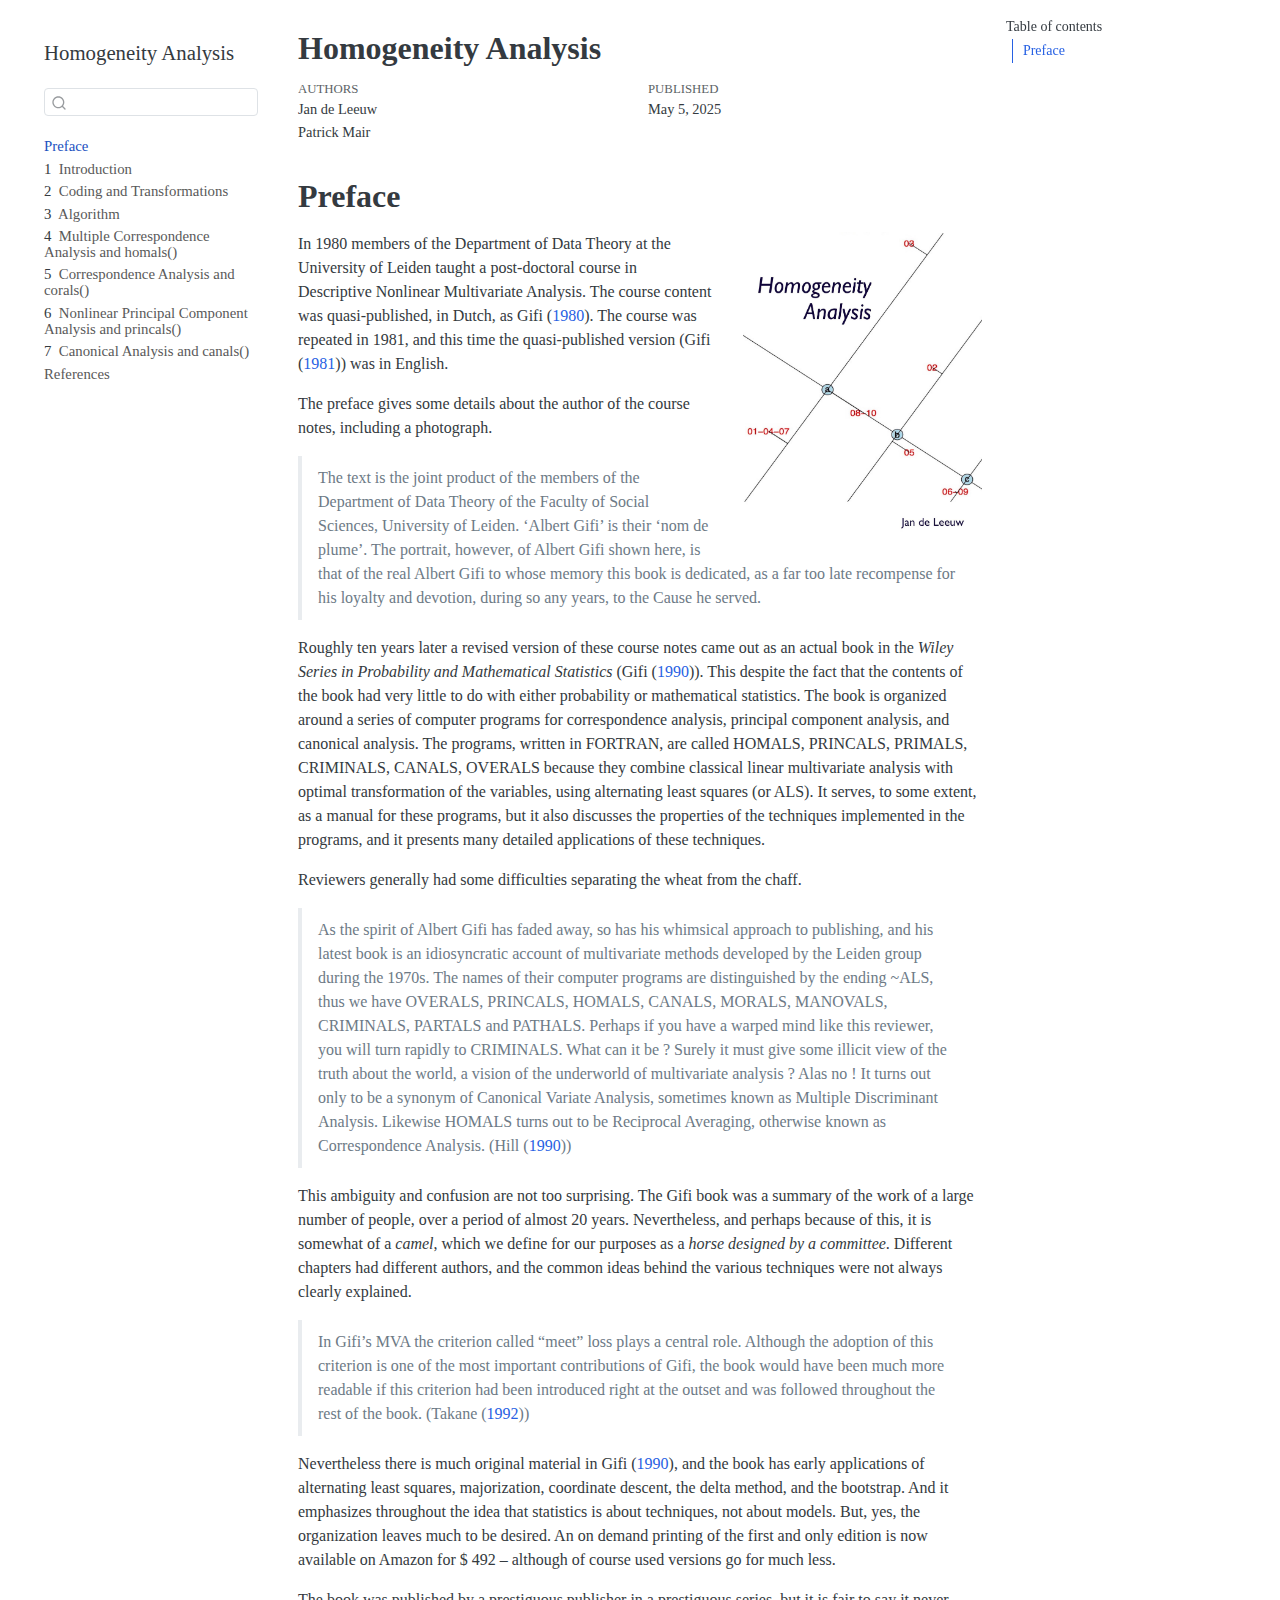
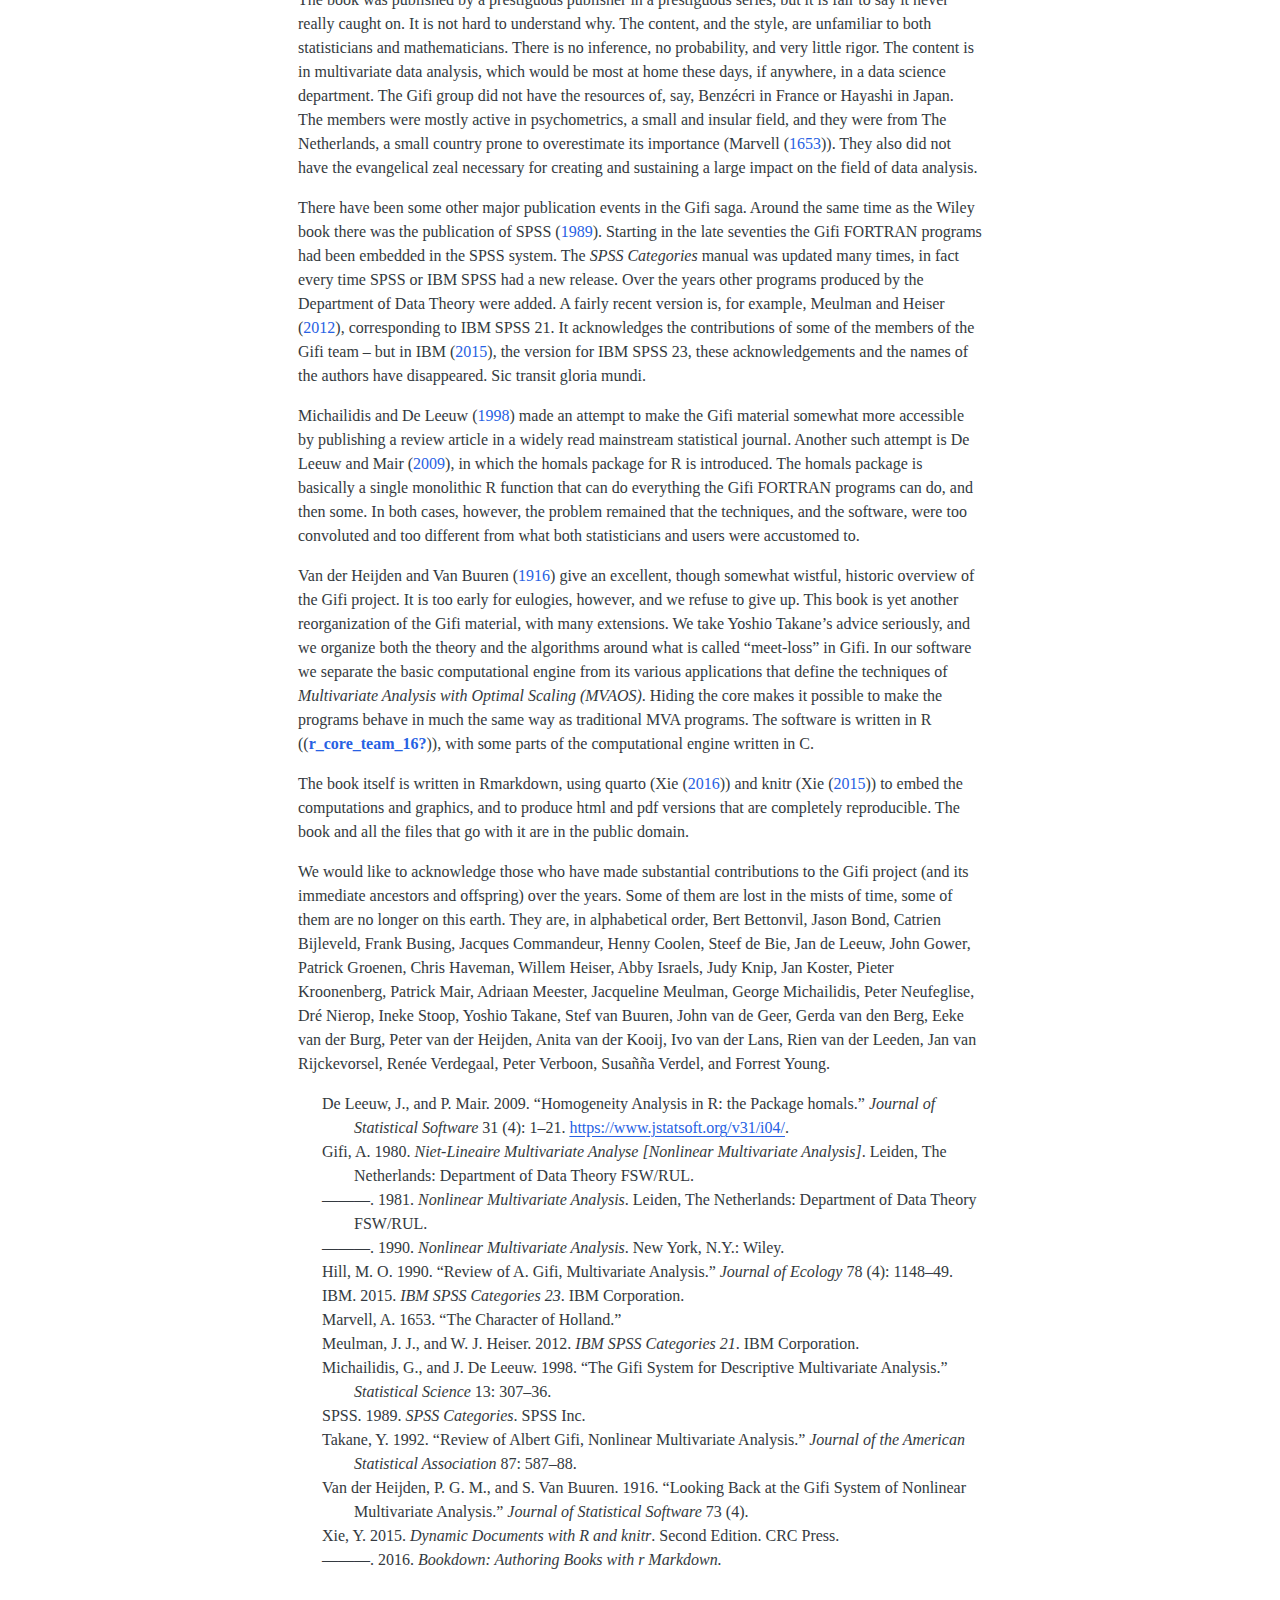
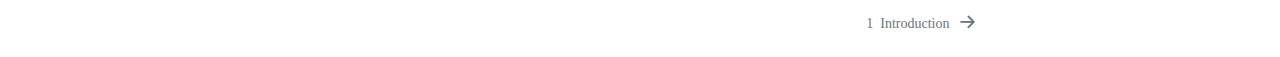
<file: index.html>
<!DOCTYPE html>
<html xmlns="http://www.w3.org/1999/xhtml" lang="en" xml:lang="en"><head>

<meta charset="utf-8">
<meta name="generator" content="quarto-1.8.21">

<meta name="viewport" content="width=device-width, initial-scale=1.0, user-scalable=yes">

<meta name="author" content="Jan de Leeuw">
<meta name="author" content="Patrick Mair">
<meta name="dcterms.date" content="2025-05-05">

<title>Homogeneity Analysis</title>
<style>
code{white-space: pre-wrap;}
span.smallcaps{font-variant: small-caps;}
div.columns{display: flex; gap: min(4vw, 1.5em);}
div.column{flex: auto; overflow-x: auto;}
div.hanging-indent{margin-left: 1.5em; text-indent: -1.5em;}
ul.task-list{list-style: none;}
ul.task-list li input[type="checkbox"] {
  width: 0.8em;
  margin: 0 0.8em 0.2em -1em; /* quarto-specific, see https://github.com/quarto-dev/quarto-cli/issues/4556 */ 
  vertical-align: middle;
}
/* CSS for citations */
div.csl-bib-body { }
div.csl-entry {
  clear: both;
  margin-bottom: 0em;
}
.hanging-indent div.csl-entry {
  margin-left:2em;
  text-indent:-2em;
}
div.csl-left-margin {
  min-width:2em;
  float:left;
}
div.csl-right-inline {
  margin-left:2em;
  padding-left:1em;
}
div.csl-indent {
  margin-left: 2em;
}</style>


<script src="site_libs/quarto-nav/quarto-nav.js"></script>
<script src="site_libs/quarto-nav/headroom.min.js"></script>
<script src="site_libs/clipboard/clipboard.min.js"></script>
<script src="site_libs/quarto-search/autocomplete.umd.js"></script>
<script src="site_libs/quarto-search/fuse.min.js"></script>
<script src="site_libs/quarto-search/quarto-search.js"></script>
<meta name="quarto:offset" content="./">
<link href="./intro.html" rel="next">
<script src="site_libs/quarto-html/quarto.js" type="module"></script>
<script src="site_libs/quarto-html/tabsets/tabsets.js" type="module"></script>
<script src="site_libs/quarto-html/axe/axe-check.js" type="module"></script>
<script src="site_libs/quarto-html/popper.min.js"></script>
<script src="site_libs/quarto-html/tippy.umd.min.js"></script>
<script src="site_libs/quarto-html/anchor.min.js"></script>
<link href="site_libs/quarto-html/tippy.css" rel="stylesheet">
<link href="site_libs/quarto-html/quarto-syntax-highlighting-ea1d7ac60288e0f1efdbc993fd8432ae.css" rel="stylesheet" id="quarto-text-highlighting-styles">
<script src="site_libs/bootstrap/bootstrap.min.js"></script>
<link href="site_libs/bootstrap/bootstrap-icons.css" rel="stylesheet">
<link href="site_libs/bootstrap/bootstrap-de6c7be80aad2e30aa3088f7100c4292.min.css" rel="stylesheet" append-hash="true" id="quarto-bootstrap" data-mode="light">
<script id="quarto-search-options" type="application/json">{
  "location": "sidebar",
  "copy-button": false,
  "collapse-after": 3,
  "panel-placement": "start",
  "type": "textbox",
  "limit": 50,
  "keyboard-shortcut": [
    "f",
    "/",
    "s"
  ],
  "show-item-context": false,
  "language": {
    "search-no-results-text": "No results",
    "search-matching-documents-text": "matching documents",
    "search-copy-link-title": "Copy link to search",
    "search-hide-matches-text": "Hide additional matches",
    "search-more-match-text": "more match in this document",
    "search-more-matches-text": "more matches in this document",
    "search-clear-button-title": "Clear",
    "search-text-placeholder": "",
    "search-detached-cancel-button-title": "Cancel",
    "search-submit-button-title": "Submit",
    "search-label": "Search"
  }
}</script>


</head>

<body class="nav-sidebar floating quarto-light">

<div id="quarto-search-results"></div>
  <header id="quarto-header" class="headroom fixed-top">
  <nav class="quarto-secondary-nav">
    <div class="container-fluid d-flex">
      <button type="button" class="quarto-btn-toggle btn" data-bs-toggle="collapse" role="button" data-bs-target=".quarto-sidebar-collapse-item" aria-controls="quarto-sidebar" aria-expanded="false" aria-label="Toggle sidebar navigation" onclick="if (window.quartoToggleHeadroom) { window.quartoToggleHeadroom(); }">
        <i class="bi bi-layout-text-sidebar-reverse"></i>
      </button>
        <nav class="quarto-page-breadcrumbs" aria-label="breadcrumb"><ol class="breadcrumb"><li class="breadcrumb-item"><a href="./index.html">Preface</a></li></ol></nav>
        <a class="flex-grow-1" role="navigation" data-bs-toggle="collapse" data-bs-target=".quarto-sidebar-collapse-item" aria-controls="quarto-sidebar" aria-expanded="false" aria-label="Toggle sidebar navigation" onclick="if (window.quartoToggleHeadroom) { window.quartoToggleHeadroom(); }">      
        </a>
      <button type="button" class="btn quarto-search-button" aria-label="Search" onclick="window.quartoOpenSearch();">
        <i class="bi bi-search"></i>
      </button>
    </div>
  </nav>
</header>
<!-- content -->
<div id="quarto-content" class="quarto-container page-columns page-rows-contents page-layout-article">
<!-- sidebar -->
  <nav id="quarto-sidebar" class="sidebar collapse collapse-horizontal quarto-sidebar-collapse-item sidebar-navigation floating overflow-auto">
    <div class="pt-lg-2 mt-2 text-left sidebar-header sidebar-header-stacked">
      <a href="./index.html" class="sidebar-logo-link">
      </a>
    <div class="sidebar-title mb-0 py-0">
      <a href="./">Homogeneity Analysis</a> 
    </div>
      </div>
        <div class="mt-2 flex-shrink-0 align-items-center">
        <div class="sidebar-search">
        <div id="quarto-search" class="" title="Search"></div>
        </div>
        </div>
    <div class="sidebar-menu-container"> 
    <ul class="list-unstyled mt-1">
        <li class="sidebar-item">
  <div class="sidebar-item-container"> 
  <a href="./index.html" class="sidebar-item-text sidebar-link active">
 <span class="menu-text">Preface</span></a>
  </div>
</li>
        <li class="sidebar-item">
  <div class="sidebar-item-container"> 
  <a href="./intro.html" class="sidebar-item-text sidebar-link">
 <span class="menu-text"><span class="chapter-number">1</span>&nbsp; <span class="chapter-title">Introduction</span></span></a>
  </div>
</li>
        <li class="sidebar-item">
  <div class="sidebar-item-container"> 
  <a href="./coding.html" class="sidebar-item-text sidebar-link">
 <span class="menu-text"><span class="chapter-number">2</span>&nbsp; <span class="chapter-title">Coding and Transformations</span></span></a>
  </div>
</li>
        <li class="sidebar-item">
  <div class="sidebar-item-container"> 
  <a href="./algorithm.html" class="sidebar-item-text sidebar-link">
 <span class="menu-text"><span class="chapter-number">3</span>&nbsp; <span class="chapter-title">Algorithm</span></span></a>
  </div>
</li>
        <li class="sidebar-item">
  <div class="sidebar-item-container"> 
  <a href="./mca.html" class="sidebar-item-text sidebar-link">
 <span class="menu-text"><span class="chapter-number">4</span>&nbsp; <span class="chapter-title">Multiple Correspondence Analysis and homals()</span></span></a>
  </div>
</li>
        <li class="sidebar-item">
  <div class="sidebar-item-container"> 
  <a href="./ca.html" class="sidebar-item-text sidebar-link">
 <span class="menu-text"><span class="chapter-number">5</span>&nbsp; <span class="chapter-title">Correspondence Analysis and corals()</span></span></a>
  </div>
</li>
        <li class="sidebar-item">
  <div class="sidebar-item-container"> 
  <a href="./pca.html" class="sidebar-item-text sidebar-link">
 <span class="menu-text"><span class="chapter-number">6</span>&nbsp; <span class="chapter-title">Nonlinear Principal Component Analysis and princals()</span></span></a>
  </div>
</li>
        <li class="sidebar-item">
  <div class="sidebar-item-container"> 
  <a href="./canals.html" class="sidebar-item-text sidebar-link">
 <span class="menu-text"><span class="chapter-number">7</span>&nbsp; <span class="chapter-title">Canonical Analysis and canals()</span></span></a>
  </div>
</li>
        <li class="sidebar-item">
  <div class="sidebar-item-container"> 
  <a href="./references.html" class="sidebar-item-text sidebar-link">
 <span class="menu-text">References</span></a>
  </div>
</li>
    </ul>
    </div>
</nav>
<div id="quarto-sidebar-glass" class="quarto-sidebar-collapse-item" data-bs-toggle="collapse" data-bs-target=".quarto-sidebar-collapse-item"></div>
<!-- margin-sidebar -->
    <div id="quarto-margin-sidebar" class="sidebar margin-sidebar">
        <nav id="TOC" role="doc-toc" class="toc-active">
    <h2 id="toc-title">Table of contents</h2>
   
  <ul>
  <li><a href="#preface" id="toc-preface" class="nav-link active" data-scroll-target="#preface">Preface</a></li>
  </ul>
</nav>
    </div>
<!-- main -->
<main class="content" id="quarto-document-content">

<header id="title-block-header" class="quarto-title-block default">
<div class="quarto-title">
<h1 class="title">Homogeneity Analysis</h1>
</div>



<div class="quarto-title-meta">

    <div>
    <div class="quarto-title-meta-heading">Authors</div>
    <div class="quarto-title-meta-contents">
             <p>Jan de Leeuw </p>
             <p>Patrick Mair </p>
          </div>
  </div>
    
    <div>
    <div class="quarto-title-meta-heading">Published</div>
    <div class="quarto-title-meta-contents">
      <p class="date">May 5, 2025</p>
    </div>
  </div>
  
    
  </div>
  


</header>



<section id="preface" class="level1 unnumbered">
<h1 class="unnumbered">Preface</h1><p><img src="hom_cover.jpg" title="Homogeneity Analysis" class="quarto-cover-image nolightbox img-fluid"></p>
<p>In 1980 members of the Department of Data Theory at the University of Leiden taught a post-doctoral course in Descriptive Nonlinear Multivariate Analysis. The course content was quasi-published, in Dutch, as <span class="citation" data-cites="gifi_B_80">Gifi (<a href="#ref-gifi_B_80" role="doc-biblioref">1980</a>)</span>. The course was repeated in 1981, and this time the quasi-published version (<span class="citation" data-cites="gifi_B_81">Gifi (<a href="#ref-gifi_B_81" role="doc-biblioref">1981</a>)</span>) was in English.</p>
<p>The preface gives some details about the author of the course notes, including a photograph.</p>
<blockquote class="blockquote">
<p>The text is the joint product of the members of the Department of Data Theory of the Faculty of Social Sciences, University of Leiden. ‘Albert Gifi’ is their ‘nom de plume’. The portrait, however, of Albert Gifi shown here, is that of the real Albert Gifi to whose memory this book is dedicated, as a far too late recompense for his loyalty and devotion, during so any years, to the Cause he served.</p>
</blockquote>
<p>Roughly ten years later a revised version of these course notes came out as an actual book in the <em>Wiley Series in Probability and Mathematical Statistics</em> (<span class="citation" data-cites="gifi_B_90">Gifi (<a href="#ref-gifi_B_90" role="doc-biblioref">1990</a>)</span>). This despite the fact that the contents of the book had very little to do with either probability or mathematical statistics. The book is organized around a series of computer programs for correspondence analysis, principal component analysis, and canonical analysis. The programs, written in FORTRAN, are called HOMALS, PRINCALS, PRIMALS, CRIMINALS, CANALS, OVERALS because they combine classical linear multivariate analysis with optimal transformation of the variables, using alternating least squares (or ALS). It serves, to some extent, as a manual for these programs, but it also discusses the properties of the techniques implemented in the programs, and it presents many detailed applications of these techniques.</p>
<p>Reviewers generally had some difficulties separating the wheat from the chaff.</p>
<blockquote class="blockquote">
<p>As the spirit of Albert Gifi has faded away, so has his whimsical approach to publishing, and his latest book is an idiosyncratic account of multivariate methods developed by the Leiden group during the 1970s. The names of their computer programs are distinguished by the ending ~ALS, thus we have OVERALS, PRINCALS, HOMALS, CANALS, MORALS, MANOVALS, CRIMINALS, PARTALS and PATHALS. Perhaps if you have a warped mind like this reviewer, you will turn rapidly to CRIMINALS. What can it be ? Surely it must give some illicit view of the truth about the world, a vision of the underworld of multivariate analysis ? Alas no ! It turns out only to be a synonym of Canonical Variate Analysis, sometimes known as Multiple Discriminant Analysis. Likewise HOMALS turns out to be Reciprocal Averaging, otherwise known as Correspondence Analysis. (<span class="citation" data-cites="hill_90">Hill (<a href="#ref-hill_90" role="doc-biblioref">1990</a>)</span>)</p>
</blockquote>
<p>This ambiguity and confusion are not too surprising. The Gifi book was a summary of the work of a large number of people, over a period of almost 20 years. Nevertheless, and perhaps because of this, it is somewhat of a <em>camel</em>, which we define for our purposes as a <em>horse designed by a committee</em>. Different chapters had different authors, and the common ideas behind the various techniques were not always clearly explained.</p>
<blockquote class="blockquote">
<p>In Gifi’s MVA the criterion called “meet” loss plays a central role. Although the adoption of this criterion is one of the most important contributions of Gifi, the book would have been much more readable if this criterion had been introduced right at the outset and was followed throughout the rest of the book. (<span class="citation" data-cites="takane_92">Takane (<a href="#ref-takane_92" role="doc-biblioref">1992</a>)</span>)</p>
</blockquote>
<p>Nevertheless there is much original material in <span class="citation" data-cites="gifi_B_90">Gifi (<a href="#ref-gifi_B_90" role="doc-biblioref">1990</a>)</span>, and the book has early applications of alternating least squares, majorization, coordinate descent, the delta method, and the bootstrap. And it emphasizes throughout the idea that statistics is about techniques, not about models. But, yes, the organization leaves much to be desired. An on demand printing of the first and only edition is now available on Amazon for $ 492 – although of course used versions go for much less.</p>
<p>The book was published by a prestiguous publisher in a prestiguous series, but it is fair to say it never really caught on. It is not hard to understand why. The content, and the style, are unfamiliar to both statisticians and mathematicians. There is no inference, no probability, and very little rigor. The content is in multivariate data analysis, which would be most at home these days, if anywhere, in a data science department. The Gifi group did not have the resources of, say, Benzécri in France or Hayashi in Japan. The members were mostly active in psychometrics, a small and insular field, and they were from The Netherlands, a small country prone to overestimate its importance (<span class="citation" data-cites="marvell_53">Marvell (<a href="#ref-marvell_53" role="doc-biblioref">1653</a>)</span>). They also did not have the evangelical zeal necessary for creating and sustaining a large impact on the field of data analysis.</p>
<p>There have been some other major publication events in the Gifi saga. Around the same time as the Wiley book there was the publication of <span class="citation" data-cites="spss_89">SPSS (<a href="#ref-spss_89" role="doc-biblioref">1989</a>)</span>. Starting in the late seventies the Gifi FORTRAN programs had been embedded in the SPSS system. The <em>SPSS Categories</em> manual was updated many times, in fact every time SPSS or IBM SPSS had a new release. Over the years other programs produced by the Department of Data Theory were added. A fairly recent version is, for example, <span class="citation" data-cites="meulman_heiser_12">Meulman and Heiser (<a href="#ref-meulman_heiser_12" role="doc-biblioref">2012</a>)</span>, corresponding to IBM SPSS 21. It acknowledges the contributions of some of the members of the Gifi team – but in <span class="citation" data-cites="ibm_15">IBM (<a href="#ref-ibm_15" role="doc-biblioref">2015</a>)</span>, the version for IBM SPSS 23, these acknowledgements and the names of the authors have disappeared. Sic transit gloria mundi.</p>
<p><span class="citation" data-cites="michailidis_deleeuw_A_98">Michailidis and De Leeuw (<a href="#ref-michailidis_deleeuw_A_98" role="doc-biblioref">1998</a>)</span> made an attempt to make the Gifi material somewhat more accessible by publishing a review article in a widely read mainstream statistical journal. Another such attempt is <span class="citation" data-cites="deleeuw_mair_A_09a">De Leeuw and Mair (<a href="#ref-deleeuw_mair_A_09a" role="doc-biblioref">2009</a>)</span>, in which the homals package for R is introduced. The homals package is basically a single monolithic R function that can do everything the Gifi FORTRAN programs can do, and then some. In both cases, however, the problem remained that the techniques, and the software, were too convoluted and too different from what both statisticians and users were accustomed to.</p>
<p><span class="citation" data-cites="vanderheijden_vanbuuren_16">Van der Heijden and Van Buuren (<a href="#ref-vanderheijden_vanbuuren_16" role="doc-biblioref">1916</a>)</span> give an excellent, though somewhat wistful, historic overview of the Gifi project. It is too early for eulogies, however, and we refuse to give up. This book is yet another reorganization of the Gifi material, with many extensions. We take Yoshio Takane’s advice seriously, and we organize both the theory and the algorithms around what is called “meet-loss” in Gifi. In our software we separate the basic computational engine from its various applications that define the techniques of <em>Multivariate Analysis with Optimal Scaling (MVAOS)</em>. Hiding the core makes it possible to make the programs behave in much the same way as traditional MVA programs. The software is written in R (<span class="citation" data-cites="r_core_team_16">(<a href="#ref-r_core_team_16" role="doc-biblioref"><strong>r_core_team_16?</strong></a>)</span>), with some parts of the computational engine written in C.</p>
<p>The book itself is written in Rmarkdown, using quarto (<span class="citation" data-cites="xie_16">Xie (<a href="#ref-xie_16" role="doc-biblioref">2016</a>)</span>) and knitr (<span class="citation" data-cites="xie_15">Xie (<a href="#ref-xie_15" role="doc-biblioref">2015</a>)</span>) to embed the computations and graphics, and to produce html and pdf versions that are completely reproducible. The book and all the files that go with it are in the public domain.</p>
<p>We would like to acknowledge those who have made substantial contributions to the Gifi project (and its immediate ancestors and offspring) over the years. Some of them are lost in the mists of time, some of them are no longer on this earth. They are, in alphabetical order, Bert Bettonvil, Jason Bond, Catrien Bijleveld, Frank Busing, Jacques Commandeur, Henny Coolen, Steef de Bie, Jan de Leeuw, John Gower, Patrick Groenen, Chris Haveman, Willem Heiser, Abby Israels, Judy Knip, Jan Koster, Pieter Kroonenberg, Patrick Mair, Adriaan Meester, Jacqueline Meulman, George Michailidis, Peter Neufeglise, Dré Nierop, Ineke Stoop, Yoshio Takane, Stef van Buuren, John van de Geer, Gerda van den Berg, Eeke van der Burg, Peter van der Heijden, Anita van der Kooij, Ivo van der Lans, Rien van der Leeden, Jan van Rijckevorsel, Renée Verdegaal, Peter Verboon, Susañña Verdel, and Forrest Young.</p>


<div id="refs" class="references csl-bib-body hanging-indent" data-entry-spacing="0" role="list">
<div id="ref-deleeuw_mair_A_09a" class="csl-entry" role="listitem">
De Leeuw, J., and P. Mair. 2009. <span>“<span class="nocase">Homogeneity Analysis in <span>R</span>: the Package homals</span>.”</span> <em>Journal of Statistical Software</em> 31 (4): 1–21. <a href="https://www.jstatsoft.org/v31/i04/">https://www.jstatsoft.org/v31/i04/</a>.
</div>
<div id="ref-gifi_B_80" class="csl-entry" role="listitem">
Gifi, A. 1980. <em>Niet-Lineaire Multivariate Analyse [Nonlinear Multivariate Analysis]</em>. Leiden, The Netherlands: Department of Data Theory FSW/RUL.
</div>
<div id="ref-gifi_B_81" class="csl-entry" role="listitem">
———. 1981. <em>Nonlinear Multivariate Analysis</em>. Leiden, The Netherlands: Department of Data Theory FSW/RUL.
</div>
<div id="ref-gifi_B_90" class="csl-entry" role="listitem">
———. 1990. <em>Nonlinear Multivariate Analysis</em>. New York, N.Y.: Wiley.
</div>
<div id="ref-hill_90" class="csl-entry" role="listitem">
Hill, M. O. 1990. <span>“<span class="nocase">Review of A. Gifi, Multivariate Analysis</span>.”</span> <em>Journal of Ecology</em> 78 (4): 1148–49.
</div>
<div id="ref-ibm_15" class="csl-entry" role="listitem">
IBM. 2015. <em>IBM SPSS Categories 23</em>. IBM Corporation.
</div>
<div id="ref-marvell_53" class="csl-entry" role="listitem">
Marvell, A. 1653. <span>“The Character of Holland.”</span>
</div>
<div id="ref-meulman_heiser_12" class="csl-entry" role="listitem">
Meulman, J. J., and W. J. Heiser. 2012. <em>IBM SPSS Categories 21</em>. IBM Corporation.
</div>
<div id="ref-michailidis_deleeuw_A_98" class="csl-entry" role="listitem">
Michailidis, G., and J. De Leeuw. 1998. <span>“The Gifi System for Descriptive Multivariate Analysis.”</span> <em>Statistical Science</em> 13: 307–36.
</div>
<div id="ref-spss_89" class="csl-entry" role="listitem">
SPSS. 1989. <em>SPSS Categories</em>. SPSS Inc.
</div>
<div id="ref-takane_92" class="csl-entry" role="listitem">
Takane, Y. 1992. <span>“<span class="nocase">Review of Albert Gifi, Nonlinear Multivariate Analysis</span>.”</span> <em>Journal of the American Statistical Association</em> 87: 587–88.
</div>
<div id="ref-vanderheijden_vanbuuren_16" class="csl-entry" role="listitem">
Van der Heijden, P. G. M., and S. Van Buuren. 1916. <span>“Looking Back at the Gifi System of Nonlinear Multivariate Analysis.”</span> <em>Journal of Statistical Software</em> 73 (4).
</div>
<div id="ref-xie_15" class="csl-entry" role="listitem">
Xie, Y. 2015. <em><span class="nocase">Dynamic Documents with R and knitr</span></em>. Second Edition. CRC Press.
</div>
<div id="ref-xie_16" class="csl-entry" role="listitem">
———. 2016. <em>Bookdown: Authoring Books with r Markdown.</em>
</div>
</div>
</section>

</main> <!-- /main -->
<script id="quarto-html-after-body" type="application/javascript">
  window.document.addEventListener("DOMContentLoaded", function (event) {
    const icon = "";
    const anchorJS = new window.AnchorJS();
    anchorJS.options = {
      placement: 'right',
      icon: icon
    };
    anchorJS.add('.anchored');
    const isCodeAnnotation = (el) => {
      for (const clz of el.classList) {
        if (clz.startsWith('code-annotation-')) {                     
          return true;
        }
      }
      return false;
    }
    const onCopySuccess = function(e) {
      // button target
      const button = e.trigger;
      // don't keep focus
      button.blur();
      // flash "checked"
      button.classList.add('code-copy-button-checked');
      var currentTitle = button.getAttribute("title");
      button.setAttribute("title", "Copied!");
      let tooltip;
      if (window.bootstrap) {
        button.setAttribute("data-bs-toggle", "tooltip");
        button.setAttribute("data-bs-placement", "left");
        button.setAttribute("data-bs-title", "Copied!");
        tooltip = new bootstrap.Tooltip(button, 
          { trigger: "manual", 
            customClass: "code-copy-button-tooltip",
            offset: [0, -8]});
        tooltip.show();    
      }
      setTimeout(function() {
        if (tooltip) {
          tooltip.hide();
          button.removeAttribute("data-bs-title");
          button.removeAttribute("data-bs-toggle");
          button.removeAttribute("data-bs-placement");
        }
        button.setAttribute("title", currentTitle);
        button.classList.remove('code-copy-button-checked');
      }, 1000);
      // clear code selection
      e.clearSelection();
    }
    const getTextToCopy = function(trigger) {
        const codeEl = trigger.previousElementSibling.cloneNode(true);
        for (const childEl of codeEl.children) {
          if (isCodeAnnotation(childEl)) {
            childEl.remove();
          }
        }
        return codeEl.innerText;
    }
    const clipboard = new window.ClipboardJS('.code-copy-button:not([data-in-quarto-modal])', {
      text: getTextToCopy
    });
    clipboard.on('success', onCopySuccess);
    if (window.document.getElementById('quarto-embedded-source-code-modal')) {
      const clipboardModal = new window.ClipboardJS('.code-copy-button[data-in-quarto-modal]', {
        text: getTextToCopy,
        container: window.document.getElementById('quarto-embedded-source-code-modal')
      });
      clipboardModal.on('success', onCopySuccess);
    }
      var localhostRegex = new RegExp(/^(?:http|https):\/\/localhost\:?[0-9]*\//);
      var mailtoRegex = new RegExp(/^mailto:/);
        var filterRegex = new RegExp('/' + window.location.host + '/');
      var isInternal = (href) => {
          return filterRegex.test(href) || localhostRegex.test(href) || mailtoRegex.test(href);
      }
      // Inspect non-navigation links and adorn them if external
     var links = window.document.querySelectorAll('a[href]:not(.nav-link):not(.navbar-brand):not(.toc-action):not(.sidebar-link):not(.sidebar-item-toggle):not(.pagination-link):not(.no-external):not([aria-hidden]):not(.dropdown-item):not(.quarto-navigation-tool):not(.about-link)');
      for (var i=0; i<links.length; i++) {
        const link = links[i];
        if (!isInternal(link.href)) {
          // undo the damage that might have been done by quarto-nav.js in the case of
          // links that we want to consider external
          if (link.dataset.originalHref !== undefined) {
            link.href = link.dataset.originalHref;
          }
        }
      }
    function tippyHover(el, contentFn, onTriggerFn, onUntriggerFn) {
      const config = {
        allowHTML: true,
        maxWidth: 500,
        delay: 100,
        arrow: false,
        appendTo: function(el) {
            return el.parentElement;
        },
        interactive: true,
        interactiveBorder: 10,
        theme: 'quarto',
        placement: 'bottom-start',
      };
      if (contentFn) {
        config.content = contentFn;
      }
      if (onTriggerFn) {
        config.onTrigger = onTriggerFn;
      }
      if (onUntriggerFn) {
        config.onUntrigger = onUntriggerFn;
      }
      window.tippy(el, config); 
    }
    const noterefs = window.document.querySelectorAll('a[role="doc-noteref"]');
    for (var i=0; i<noterefs.length; i++) {
      const ref = noterefs[i];
      tippyHover(ref, function() {
        // use id or data attribute instead here
        let href = ref.getAttribute('data-footnote-href') || ref.getAttribute('href');
        try { href = new URL(href).hash; } catch {}
        const id = href.replace(/^#\/?/, "");
        const note = window.document.getElementById(id);
        if (note) {
          return note.innerHTML;
        } else {
          return "";
        }
      });
    }
    const xrefs = window.document.querySelectorAll('a.quarto-xref');
    const processXRef = (id, note) => {
      // Strip column container classes
      const stripColumnClz = (el) => {
        el.classList.remove("page-full", "page-columns");
        if (el.children) {
          for (const child of el.children) {
            stripColumnClz(child);
          }
        }
      }
      stripColumnClz(note)
      if (id === null || id.startsWith('sec-')) {
        // Special case sections, only their first couple elements
        const container = document.createElement("div");
        if (note.children && note.children.length > 2) {
          container.appendChild(note.children[0].cloneNode(true));
          for (let i = 1; i < note.children.length; i++) {
            const child = note.children[i];
            if (child.tagName === "P" && child.innerText === "") {
              continue;
            } else {
              container.appendChild(child.cloneNode(true));
              break;
            }
          }
          if (window.Quarto?.typesetMath) {
            window.Quarto.typesetMath(container);
          }
          return container.innerHTML
        } else {
          if (window.Quarto?.typesetMath) {
            window.Quarto.typesetMath(note);
          }
          return note.innerHTML;
        }
      } else {
        // Remove any anchor links if they are present
        const anchorLink = note.querySelector('a.anchorjs-link');
        if (anchorLink) {
          anchorLink.remove();
        }
        if (window.Quarto?.typesetMath) {
          window.Quarto.typesetMath(note);
        }
        if (note.classList.contains("callout")) {
          return note.outerHTML;
        } else {
          return note.innerHTML;
        }
      }
    }
    for (var i=0; i<xrefs.length; i++) {
      const xref = xrefs[i];
      tippyHover(xref, undefined, function(instance) {
        instance.disable();
        let url = xref.getAttribute('href');
        let hash = undefined; 
        if (url.startsWith('#')) {
          hash = url;
        } else {
          try { hash = new URL(url).hash; } catch {}
        }
        if (hash) {
          const id = hash.replace(/^#\/?/, "");
          const note = window.document.getElementById(id);
          if (note !== null) {
            try {
              const html = processXRef(id, note.cloneNode(true));
              instance.setContent(html);
            } finally {
              instance.enable();
              instance.show();
            }
          } else {
            // See if we can fetch this
            fetch(url.split('#')[0])
            .then(res => res.text())
            .then(html => {
              const parser = new DOMParser();
              const htmlDoc = parser.parseFromString(html, "text/html");
              const note = htmlDoc.getElementById(id);
              if (note !== null) {
                const html = processXRef(id, note);
                instance.setContent(html);
              } 
            }).finally(() => {
              instance.enable();
              instance.show();
            });
          }
        } else {
          // See if we can fetch a full url (with no hash to target)
          // This is a special case and we should probably do some content thinning / targeting
          fetch(url)
          .then(res => res.text())
          .then(html => {
            const parser = new DOMParser();
            const htmlDoc = parser.parseFromString(html, "text/html");
            const note = htmlDoc.querySelector('main.content');
            if (note !== null) {
              // This should only happen for chapter cross references
              // (since there is no id in the URL)
              // remove the first header
              if (note.children.length > 0 && note.children[0].tagName === "HEADER") {
                note.children[0].remove();
              }
              const html = processXRef(null, note);
              instance.setContent(html);
            } 
          }).finally(() => {
            instance.enable();
            instance.show();
          });
        }
      }, function(instance) {
      });
    }
        let selectedAnnoteEl;
        const selectorForAnnotation = ( cell, annotation) => {
          let cellAttr = 'data-code-cell="' + cell + '"';
          let lineAttr = 'data-code-annotation="' +  annotation + '"';
          const selector = 'span[' + cellAttr + '][' + lineAttr + ']';
          return selector;
        }
        const selectCodeLines = (annoteEl) => {
          const doc = window.document;
          const targetCell = annoteEl.getAttribute("data-target-cell");
          const targetAnnotation = annoteEl.getAttribute("data-target-annotation");
          const annoteSpan = window.document.querySelector(selectorForAnnotation(targetCell, targetAnnotation));
          const lines = annoteSpan.getAttribute("data-code-lines").split(",");
          const lineIds = lines.map((line) => {
            return targetCell + "-" + line;
          })
          let top = null;
          let height = null;
          let parent = null;
          if (lineIds.length > 0) {
              //compute the position of the single el (top and bottom and make a div)
              const el = window.document.getElementById(lineIds[0]);
              top = el.offsetTop;
              height = el.offsetHeight;
              parent = el.parentElement.parentElement;
            if (lineIds.length > 1) {
              const lastEl = window.document.getElementById(lineIds[lineIds.length - 1]);
              const bottom = lastEl.offsetTop + lastEl.offsetHeight;
              height = bottom - top;
            }
            if (top !== null && height !== null && parent !== null) {
              // cook up a div (if necessary) and position it 
              let div = window.document.getElementById("code-annotation-line-highlight");
              if (div === null) {
                div = window.document.createElement("div");
                div.setAttribute("id", "code-annotation-line-highlight");
                div.style.position = 'absolute';
                parent.appendChild(div);
              }
              div.style.top = top - 2 + "px";
              div.style.height = height + 4 + "px";
              div.style.left = 0;
              let gutterDiv = window.document.getElementById("code-annotation-line-highlight-gutter");
              if (gutterDiv === null) {
                gutterDiv = window.document.createElement("div");
                gutterDiv.setAttribute("id", "code-annotation-line-highlight-gutter");
                gutterDiv.style.position = 'absolute';
                const codeCell = window.document.getElementById(targetCell);
                const gutter = codeCell.querySelector('.code-annotation-gutter');
                gutter.appendChild(gutterDiv);
              }
              gutterDiv.style.top = top - 2 + "px";
              gutterDiv.style.height = height + 4 + "px";
            }
            selectedAnnoteEl = annoteEl;
          }
        };
        const unselectCodeLines = () => {
          const elementsIds = ["code-annotation-line-highlight", "code-annotation-line-highlight-gutter"];
          elementsIds.forEach((elId) => {
            const div = window.document.getElementById(elId);
            if (div) {
              div.remove();
            }
          });
          selectedAnnoteEl = undefined;
        };
          // Handle positioning of the toggle
      window.addEventListener(
        "resize",
        throttle(() => {
          elRect = undefined;
          if (selectedAnnoteEl) {
            selectCodeLines(selectedAnnoteEl);
          }
        }, 10)
      );
      function throttle(fn, ms) {
      let throttle = false;
      let timer;
        return (...args) => {
          if(!throttle) { // first call gets through
              fn.apply(this, args);
              throttle = true;
          } else { // all the others get throttled
              if(timer) clearTimeout(timer); // cancel #2
              timer = setTimeout(() => {
                fn.apply(this, args);
                timer = throttle = false;
              }, ms);
          }
        };
      }
        // Attach click handler to the DT
        const annoteDls = window.document.querySelectorAll('dt[data-target-cell]');
        for (const annoteDlNode of annoteDls) {
          annoteDlNode.addEventListener('click', (event) => {
            const clickedEl = event.target;
            if (clickedEl !== selectedAnnoteEl) {
              unselectCodeLines();
              const activeEl = window.document.querySelector('dt[data-target-cell].code-annotation-active');
              if (activeEl) {
                activeEl.classList.remove('code-annotation-active');
              }
              selectCodeLines(clickedEl);
              clickedEl.classList.add('code-annotation-active');
            } else {
              // Unselect the line
              unselectCodeLines();
              clickedEl.classList.remove('code-annotation-active');
            }
          });
        }
    const findCites = (el) => {
      const parentEl = el.parentElement;
      if (parentEl) {
        const cites = parentEl.dataset.cites;
        if (cites) {
          return {
            el,
            cites: cites.split(' ')
          };
        } else {
          return findCites(el.parentElement)
        }
      } else {
        return undefined;
      }
    };
    var bibliorefs = window.document.querySelectorAll('a[role="doc-biblioref"]');
    for (var i=0; i<bibliorefs.length; i++) {
      const ref = bibliorefs[i];
      const citeInfo = findCites(ref);
      if (citeInfo) {
        tippyHover(citeInfo.el, function() {
          var popup = window.document.createElement('div');
          citeInfo.cites.forEach(function(cite) {
            var citeDiv = window.document.createElement('div');
            citeDiv.classList.add('hanging-indent');
            citeDiv.classList.add('csl-entry');
            var biblioDiv = window.document.getElementById('ref-' + cite);
            if (biblioDiv) {
              citeDiv.innerHTML = biblioDiv.innerHTML;
            }
            popup.appendChild(citeDiv);
          });
          return popup.innerHTML;
        });
      }
    }
  });
  </script>
<nav class="page-navigation">
  <div class="nav-page nav-page-previous">
  </div>
  <div class="nav-page nav-page-next">
      <a href="./intro.html" class="pagination-link" aria-label="Introduction">
        <span class="nav-page-text"><span class="chapter-number">1</span>&nbsp; <span class="chapter-title">Introduction</span></span> <i class="bi bi-arrow-right-short"></i>
      </a>
  </div>
</nav>
</div> <!-- /content -->




</body></html>
</file>
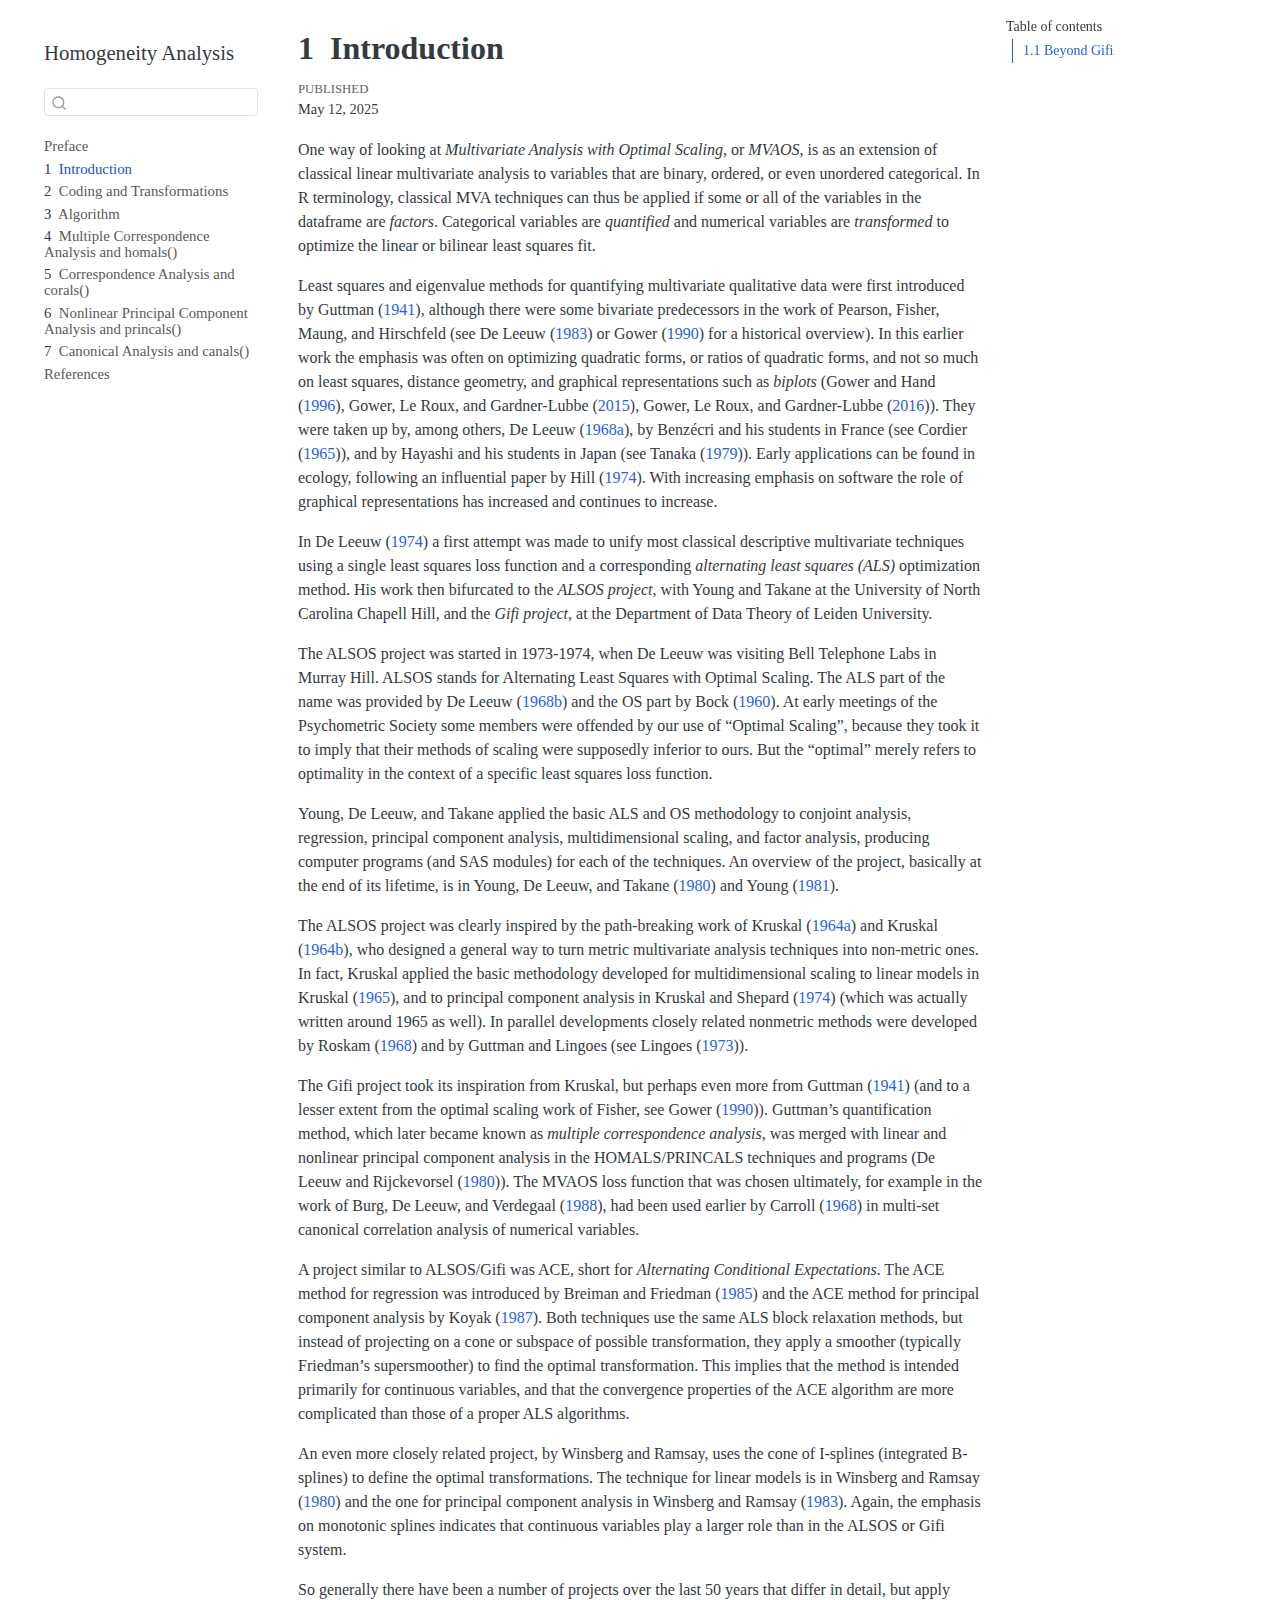
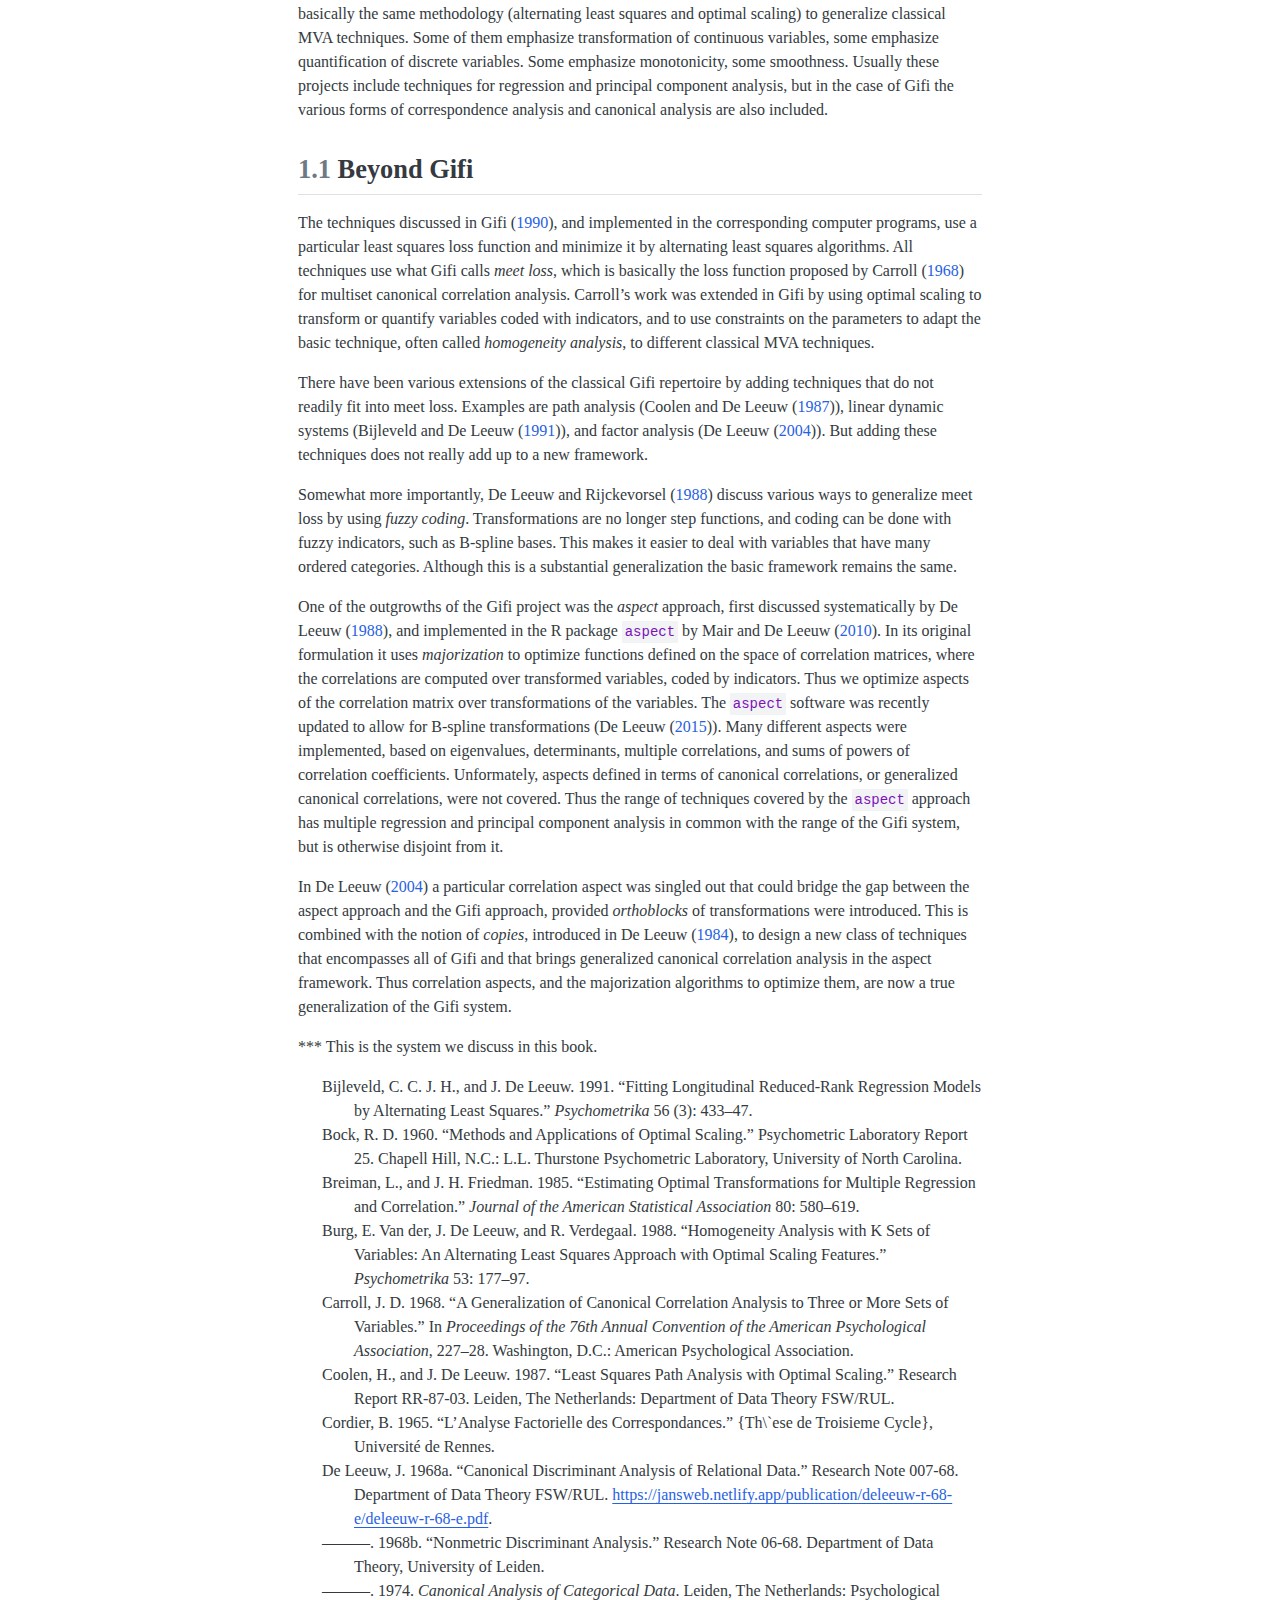
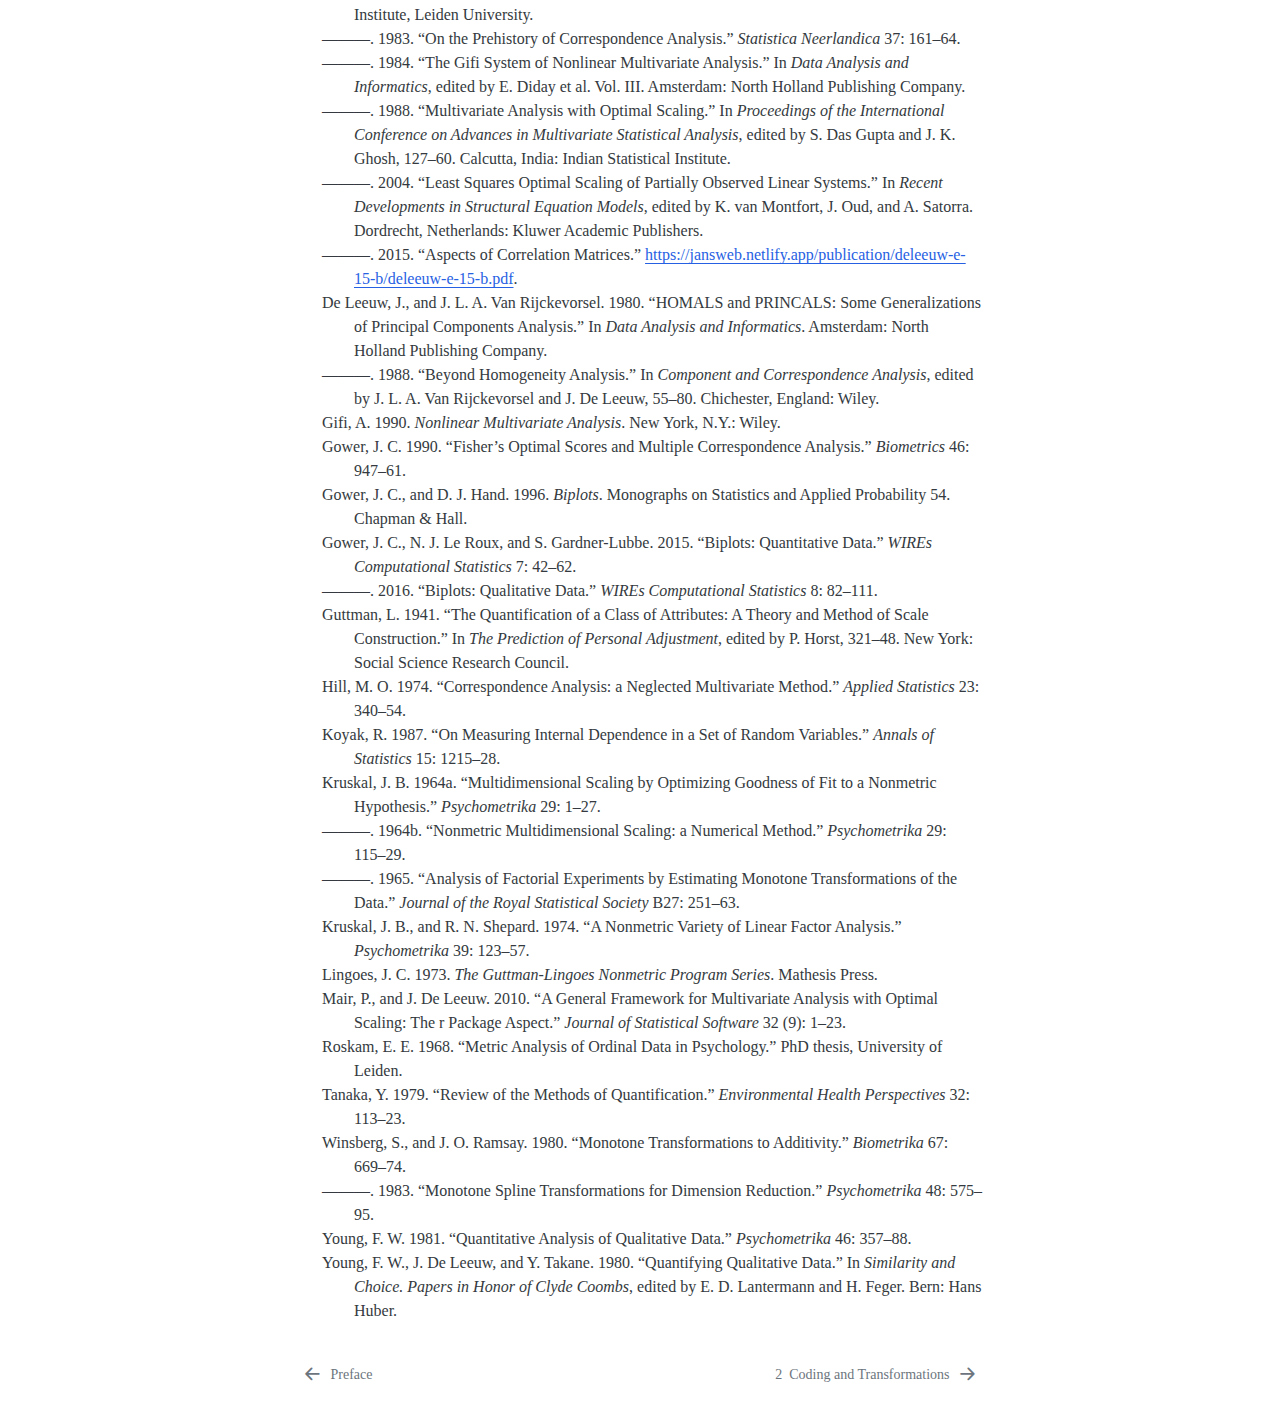
<file: intro.html>
<!DOCTYPE html>
<html xmlns="http://www.w3.org/1999/xhtml" lang="en" xml:lang="en"><head>

<meta charset="utf-8">
<meta name="generator" content="quarto-1.8.21">

<meta name="viewport" content="width=device-width, initial-scale=1.0, user-scalable=yes">

<meta name="dcterms.date" content="2025-05-12">

<title>1&nbsp; Introduction – Homogeneity Analysis</title>
<style>
code{white-space: pre-wrap;}
span.smallcaps{font-variant: small-caps;}
div.columns{display: flex; gap: min(4vw, 1.5em);}
div.column{flex: auto; overflow-x: auto;}
div.hanging-indent{margin-left: 1.5em; text-indent: -1.5em;}
ul.task-list{list-style: none;}
ul.task-list li input[type="checkbox"] {
  width: 0.8em;
  margin: 0 0.8em 0.2em -1em; /* quarto-specific, see https://github.com/quarto-dev/quarto-cli/issues/4556 */ 
  vertical-align: middle;
}
/* CSS for citations */
div.csl-bib-body { }
div.csl-entry {
  clear: both;
  margin-bottom: 0em;
}
.hanging-indent div.csl-entry {
  margin-left:2em;
  text-indent:-2em;
}
div.csl-left-margin {
  min-width:2em;
  float:left;
}
div.csl-right-inline {
  margin-left:2em;
  padding-left:1em;
}
div.csl-indent {
  margin-left: 2em;
}</style>


<script src="site_libs/quarto-nav/quarto-nav.js"></script>
<script src="site_libs/quarto-nav/headroom.min.js"></script>
<script src="site_libs/clipboard/clipboard.min.js"></script>
<script src="site_libs/quarto-search/autocomplete.umd.js"></script>
<script src="site_libs/quarto-search/fuse.min.js"></script>
<script src="site_libs/quarto-search/quarto-search.js"></script>
<meta name="quarto:offset" content="./">
<link href="./coding.html" rel="next">
<link href="./index.html" rel="prev">
<script src="site_libs/quarto-html/quarto.js" type="module"></script>
<script src="site_libs/quarto-html/tabsets/tabsets.js" type="module"></script>
<script src="site_libs/quarto-html/axe/axe-check.js" type="module"></script>
<script src="site_libs/quarto-html/popper.min.js"></script>
<script src="site_libs/quarto-html/tippy.umd.min.js"></script>
<script src="site_libs/quarto-html/anchor.min.js"></script>
<link href="site_libs/quarto-html/tippy.css" rel="stylesheet">
<link href="site_libs/quarto-html/quarto-syntax-highlighting-ea1d7ac60288e0f1efdbc993fd8432ae.css" rel="stylesheet" id="quarto-text-highlighting-styles">
<script src="site_libs/bootstrap/bootstrap.min.js"></script>
<link href="site_libs/bootstrap/bootstrap-icons.css" rel="stylesheet">
<link href="site_libs/bootstrap/bootstrap-de6c7be80aad2e30aa3088f7100c4292.min.css" rel="stylesheet" append-hash="true" id="quarto-bootstrap" data-mode="light">
<script id="quarto-search-options" type="application/json">{
  "location": "sidebar",
  "copy-button": false,
  "collapse-after": 3,
  "panel-placement": "start",
  "type": "textbox",
  "limit": 50,
  "keyboard-shortcut": [
    "f",
    "/",
    "s"
  ],
  "show-item-context": false,
  "language": {
    "search-no-results-text": "No results",
    "search-matching-documents-text": "matching documents",
    "search-copy-link-title": "Copy link to search",
    "search-hide-matches-text": "Hide additional matches",
    "search-more-match-text": "more match in this document",
    "search-more-matches-text": "more matches in this document",
    "search-clear-button-title": "Clear",
    "search-text-placeholder": "",
    "search-detached-cancel-button-title": "Cancel",
    "search-submit-button-title": "Submit",
    "search-label": "Search"
  }
}</script>


</head>

<body class="nav-sidebar floating quarto-light">

<div id="quarto-search-results"></div>
  <header id="quarto-header" class="headroom fixed-top">
  <nav class="quarto-secondary-nav">
    <div class="container-fluid d-flex">
      <button type="button" class="quarto-btn-toggle btn" data-bs-toggle="collapse" role="button" data-bs-target=".quarto-sidebar-collapse-item" aria-controls="quarto-sidebar" aria-expanded="false" aria-label="Toggle sidebar navigation" onclick="if (window.quartoToggleHeadroom) { window.quartoToggleHeadroom(); }">
        <i class="bi bi-layout-text-sidebar-reverse"></i>
      </button>
        <nav class="quarto-page-breadcrumbs" aria-label="breadcrumb"><ol class="breadcrumb"><li class="breadcrumb-item"><a href="./intro.html"><span class="chapter-number">1</span>&nbsp; <span class="chapter-title">Introduction</span></a></li></ol></nav>
        <a class="flex-grow-1" role="navigation" data-bs-toggle="collapse" data-bs-target=".quarto-sidebar-collapse-item" aria-controls="quarto-sidebar" aria-expanded="false" aria-label="Toggle sidebar navigation" onclick="if (window.quartoToggleHeadroom) { window.quartoToggleHeadroom(); }">      
        </a>
      <button type="button" class="btn quarto-search-button" aria-label="Search" onclick="window.quartoOpenSearch();">
        <i class="bi bi-search"></i>
      </button>
    </div>
  </nav>
</header>
<!-- content -->
<div id="quarto-content" class="quarto-container page-columns page-rows-contents page-layout-article">
<!-- sidebar -->
  <nav id="quarto-sidebar" class="sidebar collapse collapse-horizontal quarto-sidebar-collapse-item sidebar-navigation floating overflow-auto">
    <div class="pt-lg-2 mt-2 text-left sidebar-header sidebar-header-stacked">
      <a href="./index.html" class="sidebar-logo-link">
      </a>
    <div class="sidebar-title mb-0 py-0">
      <a href="./">Homogeneity Analysis</a> 
    </div>
      </div>
        <div class="mt-2 flex-shrink-0 align-items-center">
        <div class="sidebar-search">
        <div id="quarto-search" class="" title="Search"></div>
        </div>
        </div>
    <div class="sidebar-menu-container"> 
    <ul class="list-unstyled mt-1">
        <li class="sidebar-item">
  <div class="sidebar-item-container"> 
  <a href="./index.html" class="sidebar-item-text sidebar-link">
 <span class="menu-text">Preface</span></a>
  </div>
</li>
        <li class="sidebar-item">
  <div class="sidebar-item-container"> 
  <a href="./intro.html" class="sidebar-item-text sidebar-link active">
 <span class="menu-text"><span class="chapter-number">1</span>&nbsp; <span class="chapter-title">Introduction</span></span></a>
  </div>
</li>
        <li class="sidebar-item">
  <div class="sidebar-item-container"> 
  <a href="./coding.html" class="sidebar-item-text sidebar-link">
 <span class="menu-text"><span class="chapter-number">2</span>&nbsp; <span class="chapter-title">Coding and Transformations</span></span></a>
  </div>
</li>
        <li class="sidebar-item">
  <div class="sidebar-item-container"> 
  <a href="./algorithm.html" class="sidebar-item-text sidebar-link">
 <span class="menu-text"><span class="chapter-number">3</span>&nbsp; <span class="chapter-title">Algorithm</span></span></a>
  </div>
</li>
        <li class="sidebar-item">
  <div class="sidebar-item-container"> 
  <a href="./mca.html" class="sidebar-item-text sidebar-link">
 <span class="menu-text"><span class="chapter-number">4</span>&nbsp; <span class="chapter-title">Multiple Correspondence Analysis and homals()</span></span></a>
  </div>
</li>
        <li class="sidebar-item">
  <div class="sidebar-item-container"> 
  <a href="./ca.html" class="sidebar-item-text sidebar-link">
 <span class="menu-text"><span class="chapter-number">5</span>&nbsp; <span class="chapter-title">Correspondence Analysis and corals()</span></span></a>
  </div>
</li>
        <li class="sidebar-item">
  <div class="sidebar-item-container"> 
  <a href="./pca.html" class="sidebar-item-text sidebar-link">
 <span class="menu-text"><span class="chapter-number">6</span>&nbsp; <span class="chapter-title">Nonlinear Principal Component Analysis and princals()</span></span></a>
  </div>
</li>
        <li class="sidebar-item">
  <div class="sidebar-item-container"> 
  <a href="./canals.html" class="sidebar-item-text sidebar-link">
 <span class="menu-text"><span class="chapter-number">7</span>&nbsp; <span class="chapter-title">Canonical Analysis and canals()</span></span></a>
  </div>
</li>
        <li class="sidebar-item">
  <div class="sidebar-item-container"> 
  <a href="./references.html" class="sidebar-item-text sidebar-link">
 <span class="menu-text">References</span></a>
  </div>
</li>
    </ul>
    </div>
</nav>
<div id="quarto-sidebar-glass" class="quarto-sidebar-collapse-item" data-bs-toggle="collapse" data-bs-target=".quarto-sidebar-collapse-item"></div>
<!-- margin-sidebar -->
    <div id="quarto-margin-sidebar" class="sidebar margin-sidebar">
        <nav id="TOC" role="doc-toc" class="toc-active">
    <h2 id="toc-title">Table of contents</h2>
   
  <ul>
  <li><a href="#beyond-gifi" id="toc-beyond-gifi" class="nav-link active" data-scroll-target="#beyond-gifi"><span class="header-section-number">1.1</span> Beyond Gifi</a></li>
  </ul>
</nav>
    </div>
<!-- main -->
<main class="content" id="quarto-document-content">

<header id="title-block-header" class="quarto-title-block default">
<div class="quarto-title">
<h1 class="title"><span class="chapter-number">1</span>&nbsp; <span class="chapter-title">Introduction</span></h1>
</div>



<div class="quarto-title-meta">

    
    <div>
    <div class="quarto-title-meta-heading">Published</div>
    <div class="quarto-title-meta-contents">
      <p class="date">May 12, 2025</p>
    </div>
  </div>
  
    
  </div>
  


</header>


<p>One way of looking at <em>Multivariate Analysis with Optimal Scaling</em>, or <em>MVAOS</em>, is as an extension of classical linear multivariate analysis to variables that are binary, ordered, or even unordered categorical. In R terminology, classical MVA techniques can thus be applied if some or all of the variables in the dataframe are <em>factors</em>. Categorical variables are <em>quantified</em> and numerical variables are <em>transformed</em> to optimize the linear or bilinear least squares fit.</p>
<p>Least squares and eigenvalue methods for quantifying multivariate qualitative data were first introduced by <span class="citation" data-cites="guttman_41">Guttman (<a href="#ref-guttman_41" role="doc-biblioref">1941</a>)</span>, although there were some bivariate predecessors in the work of Pearson, Fisher, Maung, and Hirschfeld (see <span class="citation" data-cites="deleeuw_A_83b">De Leeuw (<a href="#ref-deleeuw_A_83b" role="doc-biblioref">1983</a>)</span> or <span class="citation" data-cites="gower_90">Gower (<a href="#ref-gower_90" role="doc-biblioref">1990</a>)</span> for a historical overview). In this earlier work the emphasis was often on optimizing quadratic forms, or ratios of quadratic forms, and not so much on least squares, distance geometry, and graphical representations such as <em>biplots</em> (<span class="citation" data-cites="gower_hand_96">Gower and Hand (<a href="#ref-gower_hand_96" role="doc-biblioref">1996</a>)</span>, <span class="citation" data-cites="gower_leroux_gardnerlubbe_15">Gower, Le Roux, and Gardner-Lubbe (<a href="#ref-gower_leroux_gardnerlubbe_15" role="doc-biblioref">2015</a>)</span>, <span class="citation" data-cites="gower_leroux_gardnerlubbe_16">Gower, Le Roux, and Gardner-Lubbe (<a href="#ref-gower_leroux_gardnerlubbe_16" role="doc-biblioref">2016</a>)</span>). They were taken up by, among others, <span class="citation" data-cites="deleeuw_R_68e">De Leeuw (<a href="#ref-deleeuw_R_68e" role="doc-biblioref">1968a</a>)</span>, by Benzécri and his students in France (see <span class="citation" data-cites="cordier_65">Cordier (<a href="#ref-cordier_65" role="doc-biblioref">1965</a>)</span>), and by Hayashi and his students in Japan (see <span class="citation" data-cites="tanaka_79">Tanaka (<a href="#ref-tanaka_79" role="doc-biblioref">1979</a>)</span>). Early applications can be found in ecology, following an influential paper by <span class="citation" data-cites="hill_74">Hill (<a href="#ref-hill_74" role="doc-biblioref">1974</a>)</span>. With increasing emphasis on software the role of graphical representations has increased and continues to increase.</p>
<p>In <span class="citation" data-cites="deleeuw_B_74">De Leeuw (<a href="#ref-deleeuw_B_74" role="doc-biblioref">1974</a>)</span> a first attempt was made to unify most classical descriptive multivariate techniques using a single least squares loss function and a corresponding <em>alternating least squares (ALS)</em> optimization method. His work then bifurcated to the <em>ALSOS project</em>, with Young and Takane at the University of North Carolina Chapell Hill, and the <em>Gifi project</em>, at the Department of Data Theory of Leiden University.</p>
<p>The ALSOS project was started in 1973-1974, when De Leeuw was visiting Bell Telephone Labs in Murray Hill. ALSOS stands for Alternating Least Squares with Optimal Scaling. The ALS part of the name was provided by <span class="citation" data-cites="deleeuw_R_68d">De Leeuw (<a href="#ref-deleeuw_R_68d" role="doc-biblioref">1968b</a>)</span> and the OS part by <span class="citation" data-cites="bock_60">Bock (<a href="#ref-bock_60" role="doc-biblioref">1960</a>)</span>. At early meetings of the Psychometric Society some members were offended by our use of “Optimal Scaling”, because they took it to imply that their methods of scaling were supposedly inferior to ours. But the “optimal” merely refers to optimality in the context of a specific least squares loss function.</p>
<p>Young, De Leeuw, and Takane applied the basic ALS and OS methodology to conjoint analysis, regression, principal component analysis, multidimensional scaling, and factor analysis, producing computer programs (and SAS modules) for each of the techniques. An overview of the project, basically at the end of its lifetime, is in <span class="citation" data-cites="young_deleeuw_takane_C_80">Young, De Leeuw, and Takane (<a href="#ref-young_deleeuw_takane_C_80" role="doc-biblioref">1980</a>)</span> and <span class="citation" data-cites="young_81">Young (<a href="#ref-young_81" role="doc-biblioref">1981</a>)</span>.</p>
<p>The ALSOS project was clearly inspired by the path-breaking work of <span class="citation" data-cites="kruskal_64a">Kruskal (<a href="#ref-kruskal_64a" role="doc-biblioref">1964a</a>)</span> and <span class="citation" data-cites="kruskal_64b">Kruskal (<a href="#ref-kruskal_64b" role="doc-biblioref">1964b</a>)</span>, who designed a general way to turn metric multivariate analysis techniques into non-metric ones. In fact, Kruskal applied the basic methodology developed for multidimensional scaling to linear models in <span class="citation" data-cites="kruskal_65">Kruskal (<a href="#ref-kruskal_65" role="doc-biblioref">1965</a>)</span>, and to principal component analysis in <span class="citation" data-cites="kruskal_shepard_74">Kruskal and Shepard (<a href="#ref-kruskal_shepard_74" role="doc-biblioref">1974</a>)</span> (which was actually written around 1965 as well). In parallel developments closely related nonmetric methods were developed by <span class="citation" data-cites="roskam_68">Roskam (<a href="#ref-roskam_68" role="doc-biblioref">1968</a>)</span> and by Guttman and Lingoes (see <span class="citation" data-cites="lingoes_73">Lingoes (<a href="#ref-lingoes_73" role="doc-biblioref">1973</a>)</span>).</p>
<p>The Gifi project took its inspiration from Kruskal, but perhaps even more from <span class="citation" data-cites="guttman_41">Guttman (<a href="#ref-guttman_41" role="doc-biblioref">1941</a>)</span> (and to a lesser extent from the optimal scaling work of Fisher, see <span class="citation" data-cites="gower_90">Gower (<a href="#ref-gower_90" role="doc-biblioref">1990</a>)</span>). Guttman’s quantification method, which later became known as <em>multiple correspondence analysis</em>, was merged with linear and nonlinear principal component analysis in the HOMALS/PRINCALS techniques and programs (<span class="citation" data-cites="deleeuw_vanrijckevorsel_C_80">De Leeuw and Rijckevorsel (<a href="#ref-deleeuw_vanrijckevorsel_C_80" role="doc-biblioref">1980</a>)</span>). The MVAOS loss function that was chosen ultimately, for example in the work of <span class="citation" data-cites="vanderburg_deleeuw_verdegaal_A_88">Burg, De Leeuw, and Verdegaal (<a href="#ref-vanderburg_deleeuw_verdegaal_A_88" role="doc-biblioref">1988</a>)</span>, had been used earlier by <span class="citation" data-cites="carroll_68">Carroll (<a href="#ref-carroll_68" role="doc-biblioref">1968</a>)</span> in multi-set canonical correlation analysis of numerical variables.</p>
<p>A project similar to ALSOS/Gifi was ACE, short for <em>Alternating Conditional Expectations</em>. The ACE method for regression was introduced by <span class="citation" data-cites="breiman_friedman_85">Breiman and Friedman (<a href="#ref-breiman_friedman_85" role="doc-biblioref">1985</a>)</span> and the ACE method for principal component analysis by <span class="citation" data-cites="koyak_87">Koyak (<a href="#ref-koyak_87" role="doc-biblioref">1987</a>)</span>. Both techniques use the same ALS block relaxation methods, but instead of projecting on a cone or subspace of possible transformation, they apply a smoother (typically Friedman’s supersmoother) to find the optimal transformation. This implies that the method is intended primarily for continuous variables, and that the convergence properties of the ACE algorithm are more complicated than those of a proper ALS algorithms.</p>
<p>An even more closely related project, by Winsberg and Ramsay, uses the cone of I-splines (integrated B-splines) to define the optimal transformations. The technique for linear models is in <span class="citation" data-cites="winsberg_ramsay_80">Winsberg and Ramsay (<a href="#ref-winsberg_ramsay_80" role="doc-biblioref">1980</a>)</span> and the one for principal component analysis in <span class="citation" data-cites="winsberg_ramsay_83">Winsberg and Ramsay (<a href="#ref-winsberg_ramsay_83" role="doc-biblioref">1983</a>)</span>. Again, the emphasis on monotonic splines indicates that continuous variables play a larger role than in the ALSOS or Gifi system.</p>
<p>So generally there have been a number of projects over the last 50 years that differ in detail, but apply basically the same methodology (alternating least squares and optimal scaling) to generalize classical MVA techniques. Some of them emphasize transformation of continuous variables, some emphasize quantification of discrete variables. Some emphasize monotonicity, some smoothness. Usually these projects include techniques for regression and principal component analysis, but in the case of Gifi the various forms of correspondence analysis and canonical analysis are also included.</p>
<section id="beyond-gifi" class="level2" data-number="1.1">
<h2 data-number="1.1" class="anchored" data-anchor-id="beyond-gifi"><span class="header-section-number">1.1</span> Beyond Gifi</h2>
<p>The techniques discussed in <span class="citation" data-cites="gifi_B_90">Gifi (<a href="#ref-gifi_B_90" role="doc-biblioref">1990</a>)</span>, and implemented in the corresponding computer programs, use a particular least squares loss function and minimize it by alternating least squares algorithms. All techniques use what Gifi calls <em>meet loss</em>, which is basically the loss function proposed by <span class="citation" data-cites="carroll_68">Carroll (<a href="#ref-carroll_68" role="doc-biblioref">1968</a>)</span> for multiset canonical correlation analysis. Carroll’s work was extended in Gifi by using optimal scaling to transform or quantify variables coded with indicators, and to use constraints on the parameters to adapt the basic technique, often called <em>homogeneity analysis</em>, to different classical MVA techniques.</p>
<p>There have been various extensions of the classical Gifi repertoire by adding techniques that do not readily fit into meet loss. Examples are path analysis (<span class="citation" data-cites="coolen_deleeuw_R_87">Coolen and De Leeuw (<a href="#ref-coolen_deleeuw_R_87" role="doc-biblioref">1987</a>)</span>), linear dynamic systems (<span class="citation" data-cites="bijleveld_deleeuw_A_91">Bijleveld and De Leeuw (<a href="#ref-bijleveld_deleeuw_A_91" role="doc-biblioref">1991</a>)</span>), and factor analysis (<span class="citation" data-cites="deleeuw_C_04a">De Leeuw (<a href="#ref-deleeuw_C_04a" role="doc-biblioref">2004</a>)</span>). But adding these techniques does not really add up to a new framework.</p>
<p>Somewhat more importantly, <span class="citation" data-cites="deleeuw_vanrijckevorsel_C_88">De Leeuw and Rijckevorsel (<a href="#ref-deleeuw_vanrijckevorsel_C_88" role="doc-biblioref">1988</a>)</span> discuss various ways to generalize meet loss by using <em>fuzzy coding</em>. Transformations are no longer step functions, and coding can be done with fuzzy indicators, such as B-spline bases. This makes it easier to deal with variables that have many ordered categories. Although this is a substantial generalization the basic framework remains the same.</p>
<p>One of the outgrowths of the Gifi project was the <em>aspect</em> approach, first discussed systematically by <span class="citation" data-cites="deleeuw_C_88b">De Leeuw (<a href="#ref-deleeuw_C_88b" role="doc-biblioref">1988</a>)</span>, and implemented in the R package <code>aspect</code> by <span class="citation" data-cites="mair_deleeuw_A_10">Mair and De Leeuw (<a href="#ref-mair_deleeuw_A_10" role="doc-biblioref">2010</a>)</span>. In its original formulation it uses <em>majorization</em> to optimize functions defined on the space of correlation matrices, where the correlations are computed over transformed variables, coded by indicators. Thus we optimize aspects of the correlation matrix over transformations of the variables. The <code>aspect</code> software was recently updated to allow for B-spline transformations (<span class="citation" data-cites="deleeuw_E_15b">De Leeuw (<a href="#ref-deleeuw_E_15b" role="doc-biblioref">2015</a>)</span>). Many different aspects were implemented, based on eigenvalues, determinants, multiple correlations, and sums of powers of correlation coefficients. Unformately, aspects defined in terms of canonical correlations, or generalized canonical correlations, were not covered. Thus the range of techniques covered by the <code>aspect</code> approach has multiple regression and principal component analysis in common with the range of the Gifi system, but is otherwise disjoint from it.</p>
<p>In <span class="citation" data-cites="deleeuw_C_04a">De Leeuw (<a href="#ref-deleeuw_C_04a" role="doc-biblioref">2004</a>)</span> a particular correlation aspect was singled out that could bridge the gap between the aspect approach and the Gifi approach, provided <em>orthoblocks</em> of transformations were introduced. This is combined with the notion of <em>copies</em>, introduced in <span class="citation" data-cites="deleeuw_C_84c">De Leeuw (<a href="#ref-deleeuw_C_84c" role="doc-biblioref">1984</a>)</span>, to design a new class of techniques that encompasses all of Gifi and that brings generalized canonical correlation analysis in the aspect framework. Thus correlation aspects, and the majorization algorithms to optimize them, are now a true generalization of the Gifi system.</p>
<p>*** This is the system we discuss in this book.</p>


<div id="refs" class="references csl-bib-body hanging-indent" data-entry-spacing="0" role="list">
<div id="ref-bijleveld_deleeuw_A_91" class="csl-entry" role="listitem">
Bijleveld, C. C. J. H., and J. De Leeuw. 1991. <span>“<span class="nocase">Fitting Longitudinal Reduced-Rank Regression Models by Alternating Least Squares</span>.”</span> <em>Psychometrika</em> 56 (3): 433–47.
</div>
<div id="ref-bock_60" class="csl-entry" role="listitem">
Bock, R. D. 1960. <span>“<span class="nocase">Methods and Applications of Optimal Scaling</span>.”</span> Psychometric Laboratory Report 25. Chapell Hill, N.C.: L.L. Thurstone Psychometric Laboratory, University of North Carolina.
</div>
<div id="ref-breiman_friedman_85" class="csl-entry" role="listitem">
Breiman, L., and J. H. Friedman. 1985. <span>“<span class="nocase">Estimating Optimal Transformations for Multiple Regression and Correlation</span>.”</span> <em>Journal of the American Statistical Association</em> 80: 580–619.
</div>
<div id="ref-vanderburg_deleeuw_verdegaal_A_88" class="csl-entry" role="listitem">
Burg, E. Van der, J. De Leeuw, and R. Verdegaal. 1988. <span>“Homogeneity Analysis with <span>K</span> Sets of Variables: An Alternating Least Squares Approach with Optimal Scaling Features.”</span> <em>Psychometrika</em> 53: 177–97.
</div>
<div id="ref-carroll_68" class="csl-entry" role="listitem">
Carroll, J. D. 1968. <span>“<span class="nocase">A Generalization of Canonical Correlation Analysis to Three or More Sets of Variables</span>.”</span> In <em>Proceedings of the 76th Annual Convention of the American Psychological Association</em>, 227–28. Washington, D.C.: American Psychological Association.
</div>
<div id="ref-coolen_deleeuw_R_87" class="csl-entry" role="listitem">
Coolen, H., and J. De Leeuw. 1987. <span>“<span class="nocase">Least Squares Path Analysis with Optimal Scaling</span>.”</span> Research Report RR-87-03. Leiden, The Netherlands: Department of Data Theory FSW/RUL.
</div>
<div id="ref-cordier_65" class="csl-entry" role="listitem">
Cordier, B. 1965. <span>“<span class="nocase">L’Analyse Factorielle des Correspondances</span>.”</span> {Th\`ese de Troisieme Cycle}, Université de Rennes.
</div>
<div id="ref-deleeuw_R_68e" class="csl-entry" role="listitem">
De Leeuw, J. 1968a. <span>“Canonical Discriminant Analysis of Relational Data.”</span> Research Note 007-68. Department of Data Theory FSW/RUL. <a href="https://jansweb.netlify.app/publication/deleeuw-r-68-e/deleeuw-r-68-e.pdf">https://jansweb.netlify.app/publication/deleeuw-r-68-e/deleeuw-r-68-e.pdf</a>.
</div>
<div id="ref-deleeuw_R_68d" class="csl-entry" role="listitem">
———. 1968b. <span>“Nonmetric Discriminant Analysis.”</span> Research Note 06-68. Department of Data Theory, University of Leiden.
</div>
<div id="ref-deleeuw_B_74" class="csl-entry" role="listitem">
———. 1974. <em>Canonical Analysis of Categorical Data</em>. Leiden, The Netherlands: Psychological Institute, Leiden University.
</div>
<div id="ref-deleeuw_A_83b" class="csl-entry" role="listitem">
———. 1983. <span>“On the Prehistory of Correspondence Analysis.”</span> <em>Statistica Neerlandica</em> 37: 161–64.
</div>
<div id="ref-deleeuw_C_84c" class="csl-entry" role="listitem">
———. 1984. <span>“The Gifi System of Nonlinear Multivariate Analysis.”</span> In <em>Data Analysis and Informatics</em>, edited by E. Diday et al. Vol. III. Amsterdam: North Holland Publishing Company.
</div>
<div id="ref-deleeuw_C_88b" class="csl-entry" role="listitem">
———. 1988. <span>“<span class="nocase">Multivariate Analysis with Optimal Scaling</span>.”</span> In <em>Proceedings of the International Conference on Advances in Multivariate Statistical Analysis</em>, edited by S. Das Gupta and J. K. Ghosh, 127–60. Calcutta, India: Indian Statistical Institute.
</div>
<div id="ref-deleeuw_C_04a" class="csl-entry" role="listitem">
———. 2004. <span>“Least Squares Optimal Scaling of Partially Observed Linear Systems.”</span> In <em>Recent Developments in Structural Equation Models</em>, edited by K. van Montfort, J. Oud, and A. Satorra. Dordrecht, Netherlands: Kluwer Academic Publishers.
</div>
<div id="ref-deleeuw_E_15b" class="csl-entry" role="listitem">
———. 2015. <span>“<span class="nocase">Aspects of Correlation Matrices</span>.”</span> <a href="https://jansweb.netlify.app/publication/deleeuw-e-15-b/deleeuw-e-15-b.pdf">https://jansweb.netlify.app/publication/deleeuw-e-15-b/deleeuw-e-15-b.pdf</a>.
</div>
<div id="ref-deleeuw_vanrijckevorsel_C_80" class="csl-entry" role="listitem">
De Leeuw, J., and J. L. A. Van Rijckevorsel. 1980. <span>“<span>HOMALS</span> and <span>PRINCALS</span>: Some Generalizations of Principal Components Analysis.”</span> In <em>Data Analysis and Informatics</em>. Amsterdam: North Holland Publishing Company.
</div>
<div id="ref-deleeuw_vanrijckevorsel_C_88" class="csl-entry" role="listitem">
———. 1988. <span>“Beyond Homogeneity Analysis.”</span> In <em>Component and Correspondence Analysis</em>, edited by J. L. A. Van Rijckevorsel and J. De Leeuw, 55–80. Chichester, England: Wiley.
</div>
<div id="ref-gifi_B_90" class="csl-entry" role="listitem">
Gifi, A. 1990. <em>Nonlinear Multivariate Analysis</em>. New York, N.Y.: Wiley.
</div>
<div id="ref-gower_90" class="csl-entry" role="listitem">
Gower, J. C. 1990. <span>“<span class="nocase">Fisher’s Optimal Scores and Multiple Correspondence Analysis</span>.”</span> <em>Biometrics</em> 46: 947–61.
</div>
<div id="ref-gower_hand_96" class="csl-entry" role="listitem">
Gower, J. C., and D. J. Hand. 1996. <em><span>Biplots</span></em>. Monographs on Statistics and Applied Probability 54. <span>Chapman &amp; Hall</span>.
</div>
<div id="ref-gower_leroux_gardnerlubbe_15" class="csl-entry" role="listitem">
Gower, J. C., N. J. Le Roux, and S. Gardner-Lubbe. 2015. <span>“<span>Biplots: Quantitative Data</span>.”</span> <em>WIREs Computational Statistics</em> 7: 42–62.
</div>
<div id="ref-gower_leroux_gardnerlubbe_16" class="csl-entry" role="listitem">
———. 2016. <span>“<span>Biplots: Qualitative Data</span>.”</span> <em>WIREs Computational Statistics</em> 8: 82–111.
</div>
<div id="ref-guttman_41" class="csl-entry" role="listitem">
Guttman, L. 1941. <span>“<span class="nocase">The Quantification of a Class of Attributes: A Theory and Method of Scale Construction</span>.”</span> In <em>The Prediction of Personal Adjustment</em>, edited by P. Horst, 321–48. New York: Social Science Research Council.
</div>
<div id="ref-hill_74" class="csl-entry" role="listitem">
Hill, M. O. 1974. <span>“<span class="nocase">Correspondence Analysis: a Neglected Multivariate Method</span>.”</span> <em>Applied Statistics</em> 23: 340–54.
</div>
<div id="ref-koyak_87" class="csl-entry" role="listitem">
Koyak, R. 1987. <span>“<span class="nocase">On Measuring Internal Dependence in a Set of Random Variables</span>.”</span> <em>Annals of Statistics</em> 15: 1215–28.
</div>
<div id="ref-kruskal_64a" class="csl-entry" role="listitem">
Kruskal, J. B. 1964a. <span>“<span class="nocase">Multidimensional Scaling by Optimizing Goodness of Fit to a Nonmetric Hypothesis</span>.”</span> <em>Psychometrika</em> 29: 1–27.
</div>
<div id="ref-kruskal_64b" class="csl-entry" role="listitem">
———. 1964b. <span>“<span class="nocase">Nonmetric Multidimensional Scaling: a Numerical Method</span>.”</span> <em>Psychometrika</em> 29: 115–29.
</div>
<div id="ref-kruskal_65" class="csl-entry" role="listitem">
———. 1965. <span>“<span class="nocase">Analysis of Factorial Experiments by Estimating Monotone Transformations of the Data</span>.”</span> <em>Journal of the Royal Statistical Society</em> B27: 251–63.
</div>
<div id="ref-kruskal_shepard_74" class="csl-entry" role="listitem">
Kruskal, J. B., and R. N. Shepard. 1974. <span>“<span class="nocase">A Nonmetric Variety of Linear Factor Analysis</span>.”</span> <em>Psychometrika</em> 39: 123–57.
</div>
<div id="ref-lingoes_73" class="csl-entry" role="listitem">
Lingoes, J. C. 1973. <em><span>The Guttman-Lingoes Nonmetric Program Series</span></em>. Mathesis Press.
</div>
<div id="ref-mair_deleeuw_A_10" class="csl-entry" role="listitem">
Mair, P., and J. De Leeuw. 2010. <span>“A General Framework for Multivariate Analysis with Optimal Scaling: The r Package Aspect.”</span> <em>Journal of Statistical Software</em> 32 (9): 1–23.
</div>
<div id="ref-roskam_68" class="csl-entry" role="listitem">
Roskam, E. E. 1968. <span>“<span class="nocase">Metric Analysis of Ordinal Data in Psychology</span>.”</span> PhD thesis, University of Leiden.
</div>
<div id="ref-tanaka_79" class="csl-entry" role="listitem">
Tanaka, Y. 1979. <span>“<span class="nocase">Review of the Methods of Quantification</span>.”</span> <em>Environmental Health Perspectives</em> 32: 113–23.
</div>
<div id="ref-winsberg_ramsay_80" class="csl-entry" role="listitem">
Winsberg, S., and J. O. Ramsay. 1980. <span>“<span class="nocase">Monotone Transformations to Additivity</span>.”</span> <em>Biometrika</em> 67: 669–74.
</div>
<div id="ref-winsberg_ramsay_83" class="csl-entry" role="listitem">
———. 1983. <span>“<span class="nocase">Monotone Spline Transformations for Dimension Reduction</span>.”</span> <em>Psychometrika</em> 48: 575–95.
</div>
<div id="ref-young_81" class="csl-entry" role="listitem">
Young, F. W. 1981. <span>“<span class="nocase">Quantitative Analysis of Qualitative Data</span>.”</span> <em>Psychometrika</em> 46: 357–88.
</div>
<div id="ref-young_deleeuw_takane_C_80" class="csl-entry" role="listitem">
Young, F. W., J. De Leeuw, and Y. Takane. 1980. <span>“Quantifying Qualitative Data.”</span> In <em>Similarity and Choice. Papers in Honor of Clyde Coombs</em>, edited by E. D. Lantermann and H. Feger. Bern: Hans Huber.
</div>
</div>
</section>

</main> <!-- /main -->
<script id="quarto-html-after-body" type="application/javascript">
  window.document.addEventListener("DOMContentLoaded", function (event) {
    const icon = "";
    const anchorJS = new window.AnchorJS();
    anchorJS.options = {
      placement: 'right',
      icon: icon
    };
    anchorJS.add('.anchored');
    const isCodeAnnotation = (el) => {
      for (const clz of el.classList) {
        if (clz.startsWith('code-annotation-')) {                     
          return true;
        }
      }
      return false;
    }
    const onCopySuccess = function(e) {
      // button target
      const button = e.trigger;
      // don't keep focus
      button.blur();
      // flash "checked"
      button.classList.add('code-copy-button-checked');
      var currentTitle = button.getAttribute("title");
      button.setAttribute("title", "Copied!");
      let tooltip;
      if (window.bootstrap) {
        button.setAttribute("data-bs-toggle", "tooltip");
        button.setAttribute("data-bs-placement", "left");
        button.setAttribute("data-bs-title", "Copied!");
        tooltip = new bootstrap.Tooltip(button, 
          { trigger: "manual", 
            customClass: "code-copy-button-tooltip",
            offset: [0, -8]});
        tooltip.show();    
      }
      setTimeout(function() {
        if (tooltip) {
          tooltip.hide();
          button.removeAttribute("data-bs-title");
          button.removeAttribute("data-bs-toggle");
          button.removeAttribute("data-bs-placement");
        }
        button.setAttribute("title", currentTitle);
        button.classList.remove('code-copy-button-checked');
      }, 1000);
      // clear code selection
      e.clearSelection();
    }
    const getTextToCopy = function(trigger) {
        const codeEl = trigger.previousElementSibling.cloneNode(true);
        for (const childEl of codeEl.children) {
          if (isCodeAnnotation(childEl)) {
            childEl.remove();
          }
        }
        return codeEl.innerText;
    }
    const clipboard = new window.ClipboardJS('.code-copy-button:not([data-in-quarto-modal])', {
      text: getTextToCopy
    });
    clipboard.on('success', onCopySuccess);
    if (window.document.getElementById('quarto-embedded-source-code-modal')) {
      const clipboardModal = new window.ClipboardJS('.code-copy-button[data-in-quarto-modal]', {
        text: getTextToCopy,
        container: window.document.getElementById('quarto-embedded-source-code-modal')
      });
      clipboardModal.on('success', onCopySuccess);
    }
      var localhostRegex = new RegExp(/^(?:http|https):\/\/localhost\:?[0-9]*\//);
      var mailtoRegex = new RegExp(/^mailto:/);
        var filterRegex = new RegExp('/' + window.location.host + '/');
      var isInternal = (href) => {
          return filterRegex.test(href) || localhostRegex.test(href) || mailtoRegex.test(href);
      }
      // Inspect non-navigation links and adorn them if external
     var links = window.document.querySelectorAll('a[href]:not(.nav-link):not(.navbar-brand):not(.toc-action):not(.sidebar-link):not(.sidebar-item-toggle):not(.pagination-link):not(.no-external):not([aria-hidden]):not(.dropdown-item):not(.quarto-navigation-tool):not(.about-link)');
      for (var i=0; i<links.length; i++) {
        const link = links[i];
        if (!isInternal(link.href)) {
          // undo the damage that might have been done by quarto-nav.js in the case of
          // links that we want to consider external
          if (link.dataset.originalHref !== undefined) {
            link.href = link.dataset.originalHref;
          }
        }
      }
    function tippyHover(el, contentFn, onTriggerFn, onUntriggerFn) {
      const config = {
        allowHTML: true,
        maxWidth: 500,
        delay: 100,
        arrow: false,
        appendTo: function(el) {
            return el.parentElement;
        },
        interactive: true,
        interactiveBorder: 10,
        theme: 'quarto',
        placement: 'bottom-start',
      };
      if (contentFn) {
        config.content = contentFn;
      }
      if (onTriggerFn) {
        config.onTrigger = onTriggerFn;
      }
      if (onUntriggerFn) {
        config.onUntrigger = onUntriggerFn;
      }
      window.tippy(el, config); 
    }
    const noterefs = window.document.querySelectorAll('a[role="doc-noteref"]');
    for (var i=0; i<noterefs.length; i++) {
      const ref = noterefs[i];
      tippyHover(ref, function() {
        // use id or data attribute instead here
        let href = ref.getAttribute('data-footnote-href') || ref.getAttribute('href');
        try { href = new URL(href).hash; } catch {}
        const id = href.replace(/^#\/?/, "");
        const note = window.document.getElementById(id);
        if (note) {
          return note.innerHTML;
        } else {
          return "";
        }
      });
    }
    const xrefs = window.document.querySelectorAll('a.quarto-xref');
    const processXRef = (id, note) => {
      // Strip column container classes
      const stripColumnClz = (el) => {
        el.classList.remove("page-full", "page-columns");
        if (el.children) {
          for (const child of el.children) {
            stripColumnClz(child);
          }
        }
      }
      stripColumnClz(note)
      if (id === null || id.startsWith('sec-')) {
        // Special case sections, only their first couple elements
        const container = document.createElement("div");
        if (note.children && note.children.length > 2) {
          container.appendChild(note.children[0].cloneNode(true));
          for (let i = 1; i < note.children.length; i++) {
            const child = note.children[i];
            if (child.tagName === "P" && child.innerText === "") {
              continue;
            } else {
              container.appendChild(child.cloneNode(true));
              break;
            }
          }
          if (window.Quarto?.typesetMath) {
            window.Quarto.typesetMath(container);
          }
          return container.innerHTML
        } else {
          if (window.Quarto?.typesetMath) {
            window.Quarto.typesetMath(note);
          }
          return note.innerHTML;
        }
      } else {
        // Remove any anchor links if they are present
        const anchorLink = note.querySelector('a.anchorjs-link');
        if (anchorLink) {
          anchorLink.remove();
        }
        if (window.Quarto?.typesetMath) {
          window.Quarto.typesetMath(note);
        }
        if (note.classList.contains("callout")) {
          return note.outerHTML;
        } else {
          return note.innerHTML;
        }
      }
    }
    for (var i=0; i<xrefs.length; i++) {
      const xref = xrefs[i];
      tippyHover(xref, undefined, function(instance) {
        instance.disable();
        let url = xref.getAttribute('href');
        let hash = undefined; 
        if (url.startsWith('#')) {
          hash = url;
        } else {
          try { hash = new URL(url).hash; } catch {}
        }
        if (hash) {
          const id = hash.replace(/^#\/?/, "");
          const note = window.document.getElementById(id);
          if (note !== null) {
            try {
              const html = processXRef(id, note.cloneNode(true));
              instance.setContent(html);
            } finally {
              instance.enable();
              instance.show();
            }
          } else {
            // See if we can fetch this
            fetch(url.split('#')[0])
            .then(res => res.text())
            .then(html => {
              const parser = new DOMParser();
              const htmlDoc = parser.parseFromString(html, "text/html");
              const note = htmlDoc.getElementById(id);
              if (note !== null) {
                const html = processXRef(id, note);
                instance.setContent(html);
              } 
            }).finally(() => {
              instance.enable();
              instance.show();
            });
          }
        } else {
          // See if we can fetch a full url (with no hash to target)
          // This is a special case and we should probably do some content thinning / targeting
          fetch(url)
          .then(res => res.text())
          .then(html => {
            const parser = new DOMParser();
            const htmlDoc = parser.parseFromString(html, "text/html");
            const note = htmlDoc.querySelector('main.content');
            if (note !== null) {
              // This should only happen for chapter cross references
              // (since there is no id in the URL)
              // remove the first header
              if (note.children.length > 0 && note.children[0].tagName === "HEADER") {
                note.children[0].remove();
              }
              const html = processXRef(null, note);
              instance.setContent(html);
            } 
          }).finally(() => {
            instance.enable();
            instance.show();
          });
        }
      }, function(instance) {
      });
    }
        let selectedAnnoteEl;
        const selectorForAnnotation = ( cell, annotation) => {
          let cellAttr = 'data-code-cell="' + cell + '"';
          let lineAttr = 'data-code-annotation="' +  annotation + '"';
          const selector = 'span[' + cellAttr + '][' + lineAttr + ']';
          return selector;
        }
        const selectCodeLines = (annoteEl) => {
          const doc = window.document;
          const targetCell = annoteEl.getAttribute("data-target-cell");
          const targetAnnotation = annoteEl.getAttribute("data-target-annotation");
          const annoteSpan = window.document.querySelector(selectorForAnnotation(targetCell, targetAnnotation));
          const lines = annoteSpan.getAttribute("data-code-lines").split(",");
          const lineIds = lines.map((line) => {
            return targetCell + "-" + line;
          })
          let top = null;
          let height = null;
          let parent = null;
          if (lineIds.length > 0) {
              //compute the position of the single el (top and bottom and make a div)
              const el = window.document.getElementById(lineIds[0]);
              top = el.offsetTop;
              height = el.offsetHeight;
              parent = el.parentElement.parentElement;
            if (lineIds.length > 1) {
              const lastEl = window.document.getElementById(lineIds[lineIds.length - 1]);
              const bottom = lastEl.offsetTop + lastEl.offsetHeight;
              height = bottom - top;
            }
            if (top !== null && height !== null && parent !== null) {
              // cook up a div (if necessary) and position it 
              let div = window.document.getElementById("code-annotation-line-highlight");
              if (div === null) {
                div = window.document.createElement("div");
                div.setAttribute("id", "code-annotation-line-highlight");
                div.style.position = 'absolute';
                parent.appendChild(div);
              }
              div.style.top = top - 2 + "px";
              div.style.height = height + 4 + "px";
              div.style.left = 0;
              let gutterDiv = window.document.getElementById("code-annotation-line-highlight-gutter");
              if (gutterDiv === null) {
                gutterDiv = window.document.createElement("div");
                gutterDiv.setAttribute("id", "code-annotation-line-highlight-gutter");
                gutterDiv.style.position = 'absolute';
                const codeCell = window.document.getElementById(targetCell);
                const gutter = codeCell.querySelector('.code-annotation-gutter');
                gutter.appendChild(gutterDiv);
              }
              gutterDiv.style.top = top - 2 + "px";
              gutterDiv.style.height = height + 4 + "px";
            }
            selectedAnnoteEl = annoteEl;
          }
        };
        const unselectCodeLines = () => {
          const elementsIds = ["code-annotation-line-highlight", "code-annotation-line-highlight-gutter"];
          elementsIds.forEach((elId) => {
            const div = window.document.getElementById(elId);
            if (div) {
              div.remove();
            }
          });
          selectedAnnoteEl = undefined;
        };
          // Handle positioning of the toggle
      window.addEventListener(
        "resize",
        throttle(() => {
          elRect = undefined;
          if (selectedAnnoteEl) {
            selectCodeLines(selectedAnnoteEl);
          }
        }, 10)
      );
      function throttle(fn, ms) {
      let throttle = false;
      let timer;
        return (...args) => {
          if(!throttle) { // first call gets through
              fn.apply(this, args);
              throttle = true;
          } else { // all the others get throttled
              if(timer) clearTimeout(timer); // cancel #2
              timer = setTimeout(() => {
                fn.apply(this, args);
                timer = throttle = false;
              }, ms);
          }
        };
      }
        // Attach click handler to the DT
        const annoteDls = window.document.querySelectorAll('dt[data-target-cell]');
        for (const annoteDlNode of annoteDls) {
          annoteDlNode.addEventListener('click', (event) => {
            const clickedEl = event.target;
            if (clickedEl !== selectedAnnoteEl) {
              unselectCodeLines();
              const activeEl = window.document.querySelector('dt[data-target-cell].code-annotation-active');
              if (activeEl) {
                activeEl.classList.remove('code-annotation-active');
              }
              selectCodeLines(clickedEl);
              clickedEl.classList.add('code-annotation-active');
            } else {
              // Unselect the line
              unselectCodeLines();
              clickedEl.classList.remove('code-annotation-active');
            }
          });
        }
    const findCites = (el) => {
      const parentEl = el.parentElement;
      if (parentEl) {
        const cites = parentEl.dataset.cites;
        if (cites) {
          return {
            el,
            cites: cites.split(' ')
          };
        } else {
          return findCites(el.parentElement)
        }
      } else {
        return undefined;
      }
    };
    var bibliorefs = window.document.querySelectorAll('a[role="doc-biblioref"]');
    for (var i=0; i<bibliorefs.length; i++) {
      const ref = bibliorefs[i];
      const citeInfo = findCites(ref);
      if (citeInfo) {
        tippyHover(citeInfo.el, function() {
          var popup = window.document.createElement('div');
          citeInfo.cites.forEach(function(cite) {
            var citeDiv = window.document.createElement('div');
            citeDiv.classList.add('hanging-indent');
            citeDiv.classList.add('csl-entry');
            var biblioDiv = window.document.getElementById('ref-' + cite);
            if (biblioDiv) {
              citeDiv.innerHTML = biblioDiv.innerHTML;
            }
            popup.appendChild(citeDiv);
          });
          return popup.innerHTML;
        });
      }
    }
  });
  </script>
<nav class="page-navigation">
  <div class="nav-page nav-page-previous">
      <a href="./index.html" class="pagination-link" aria-label="Preface">
        <i class="bi bi-arrow-left-short"></i> <span class="nav-page-text">Preface</span>
      </a>          
  </div>
  <div class="nav-page nav-page-next">
      <a href="./coding.html" class="pagination-link" aria-label="Coding and Transformations">
        <span class="nav-page-text"><span class="chapter-number">2</span>&nbsp; <span class="chapter-title">Coding and Transformations</span></span> <i class="bi bi-arrow-right-short"></i>
      </a>
  </div>
</nav>
</div> <!-- /content -->




</body></html>
</file>
<file: site_libs/quarto-html/tippy.css>
.tippy-box[data-animation=fade][data-state=hidden]{opacity:0}[data-tippy-root]{max-width:calc(100vw - 10px)}.tippy-box{position:relative;background-color:#333;color:#fff;border-radius:4px;font-size:14px;line-height:1.4;white-space:normal;outline:0;transition-property:transform,visibility,opacity}.tippy-box[data-placement^=top]>.tippy-arrow{bottom:0}.tippy-box[data-placement^=top]>.tippy-arrow:before{bottom:-7px;left:0;border-width:8px 8px 0;border-top-color:initial;transform-origin:center top}.tippy-box[data-placement^=bottom]>.tippy-arrow{top:0}.tippy-box[data-placement^=bottom]>.tippy-arrow:before{top:-7px;left:0;border-width:0 8px 8px;border-bottom-color:initial;transform-origin:center bottom}.tippy-box[data-placement^=left]>.tippy-arrow{right:0}.tippy-box[data-placement^=left]>.tippy-arrow:before{border-width:8px 0 8px 8px;border-left-color:initial;right:-7px;transform-origin:center left}.tippy-box[data-placement^=right]>.tippy-arrow{left:0}.tippy-box[data-placement^=right]>.tippy-arrow:before{left:-7px;border-width:8px 8px 8px 0;border-right-color:initial;transform-origin:center right}.tippy-box[data-inertia][data-state=visible]{transition-timing-function:cubic-bezier(.54,1.5,.38,1.11)}.tippy-arrow{width:16px;height:16px;color:#333}.tippy-arrow:before{content:"";position:absolute;border-color:transparent;border-style:solid}.tippy-content{position:relative;padding:5px 9px;z-index:1}
</file>
<file: site_libs/quarto-html/quarto-syntax-highlighting-ea1d7ac60288e0f1efdbc993fd8432ae.css>
/* quarto syntax highlight colors */
:root {
  --quarto-hl-ot-color: #003B4F;
  --quarto-hl-at-color: #657422;
  --quarto-hl-ss-color: #20794D;
  --quarto-hl-an-color: #5E5E5E;
  --quarto-hl-fu-color: #4758AB;
  --quarto-hl-st-color: #20794D;
  --quarto-hl-cf-color: #003B4F;
  --quarto-hl-op-color: #5E5E5E;
  --quarto-hl-er-color: #AD0000;
  --quarto-hl-bn-color: #AD0000;
  --quarto-hl-al-color: #AD0000;
  --quarto-hl-va-color: #111111;
  --quarto-hl-bu-color: inherit;
  --quarto-hl-ex-color: inherit;
  --quarto-hl-pp-color: #AD0000;
  --quarto-hl-in-color: #5E5E5E;
  --quarto-hl-vs-color: #20794D;
  --quarto-hl-wa-color: #5E5E5E;
  --quarto-hl-do-color: #5E5E5E;
  --quarto-hl-im-color: #00769E;
  --quarto-hl-ch-color: #20794D;
  --quarto-hl-dt-color: #AD0000;
  --quarto-hl-fl-color: #AD0000;
  --quarto-hl-co-color: #5E5E5E;
  --quarto-hl-cv-color: #5E5E5E;
  --quarto-hl-cn-color: #8f5902;
  --quarto-hl-sc-color: #5E5E5E;
  --quarto-hl-dv-color: #AD0000;
  --quarto-hl-kw-color: #003B4F;
}

/* other quarto variables */
:root {
  --quarto-font-monospace: SFMono-Regular, Menlo, Monaco, Consolas, "Liberation Mono", "Courier New", monospace;
}

/* syntax highlight based on Pandoc's rules */
pre > code.sourceCode > span {
  color: #003B4F;
}

code.sourceCode > span {
  color: #003B4F;
}

div.sourceCode,
div.sourceCode pre.sourceCode {
  color: #003B4F;
}

/* Normal */
code span {
  color: #003B4F;
}

/* Alert */
code span.al {
  color: #AD0000;
  font-style: inherit;
}

/* Annotation */
code span.an {
  color: #5E5E5E;
  font-style: inherit;
}

/* Attribute */
code span.at {
  color: #657422;
  font-style: inherit;
}

/* BaseN */
code span.bn {
  color: #AD0000;
  font-style: inherit;
}

/* BuiltIn */
code span.bu {
  font-style: inherit;
}

/* ControlFlow */
code span.cf {
  color: #003B4F;
  font-weight: bold;
  font-style: inherit;
}

/* Char */
code span.ch {
  color: #20794D;
  font-style: inherit;
}

/* Constant */
code span.cn {
  color: #8f5902;
  font-style: inherit;
}

/* Comment */
code span.co {
  color: #5E5E5E;
  font-style: inherit;
}

/* CommentVar */
code span.cv {
  color: #5E5E5E;
  font-style: italic;
}

/* Documentation */
code span.do {
  color: #5E5E5E;
  font-style: italic;
}

/* DataType */
code span.dt {
  color: #AD0000;
  font-style: inherit;
}

/* DecVal */
code span.dv {
  color: #AD0000;
  font-style: inherit;
}

/* Error */
code span.er {
  color: #AD0000;
  font-style: inherit;
}

/* Extension */
code span.ex {
  font-style: inherit;
}

/* Float */
code span.fl {
  color: #AD0000;
  font-style: inherit;
}

/* Function */
code span.fu {
  color: #4758AB;
  font-style: inherit;
}

/* Import */
code span.im {
  color: #00769E;
  font-style: inherit;
}

/* Information */
code span.in {
  color: #5E5E5E;
  font-style: inherit;
}

/* Keyword */
code span.kw {
  color: #003B4F;
  font-weight: bold;
  font-style: inherit;
}

/* Operator */
code span.op {
  color: #5E5E5E;
  font-style: inherit;
}

/* Other */
code span.ot {
  color: #003B4F;
  font-style: inherit;
}

/* Preprocessor */
code span.pp {
  color: #AD0000;
  font-style: inherit;
}

/* SpecialChar */
code span.sc {
  color: #5E5E5E;
  font-style: inherit;
}

/* SpecialString */
code span.ss {
  color: #20794D;
  font-style: inherit;
}

/* String */
code span.st {
  color: #20794D;
  font-style: inherit;
}

/* Variable */
code span.va {
  color: #111111;
  font-style: inherit;
}

/* VerbatimString */
code span.vs {
  color: #20794D;
  font-style: inherit;
}

/* Warning */
code span.wa {
  color: #5E5E5E;
  font-style: italic;
}

.prevent-inlining {
  content: "</";
}

/*# sourceMappingURL=b62790d59e0148a6242f4ae5ea631d89.css.map */
</file>
